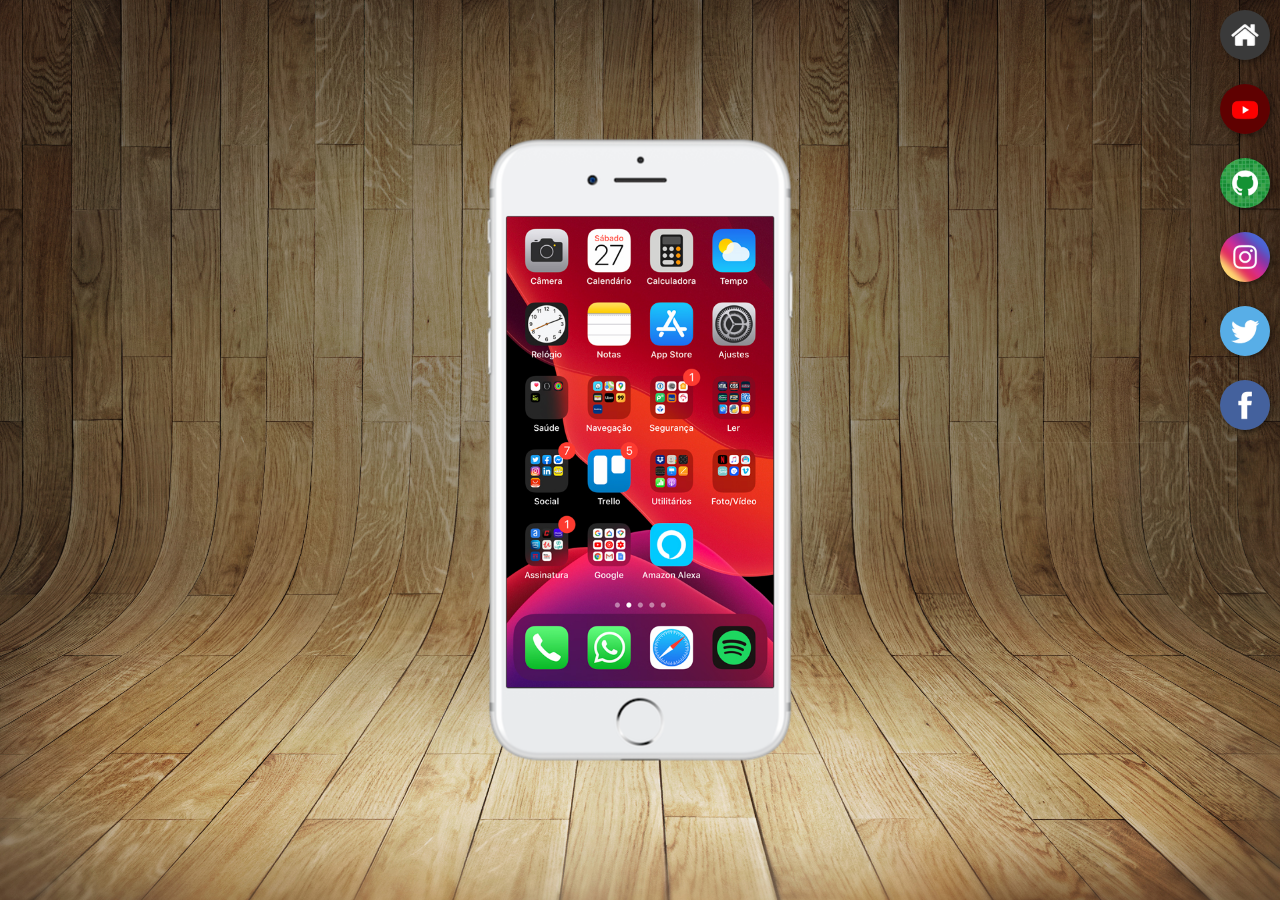
<file: index.html>
<!DOCTYPE html>
<html lang="pt-br">
<head>
    <meta charset="UTF-8">
    <meta name="viewport" content="width=device-width, initial-scale=1.0">
    <link rel="shortcut" href="favicon.ico" type="Imagen/x-icon">
     <link rel="stylesheet" href="estilos/style.css">
    <title>Projeto Redes Socias</title>
    

</head>
<body>
   <main>
    <section id="telefone">
        <iframe src="home.html" name="tela" id="tela" frameborder="0">
        Seu navegador não é copmpatível com isso.
        </iframe>

    </section>
    <section id="redes-sociais">
    <a href="home.html" target="tela"><img src="imagens/logo-home.jpg" alt="Home"></a><br>
    <a href="youtube.html" target="tela"><img src="imagens/logo-youtube.jpg" alt="YouTube"></a><br>
    <a href="github.html" target="tela"><img src="imagens/logo-github.jpg" alt="Github" ></a><br>
    <a href="instagram.html" target="tela"><img src="imagens/logo-instagram.jpg" alt="instagram"  ></a><br>
    <a href="imagens/tela-twitter.jpg" target="tela"><img src="imagens/logo-twitter.jpg" alt="twitter" ></a><br>
    <a href="imagens/tela-facebook.jpg" target="tela"><img src="imagens/logo-facebook.jpg" alt="facebook" ></a>

    </section>
   </main>
</body>
</html>
</file>
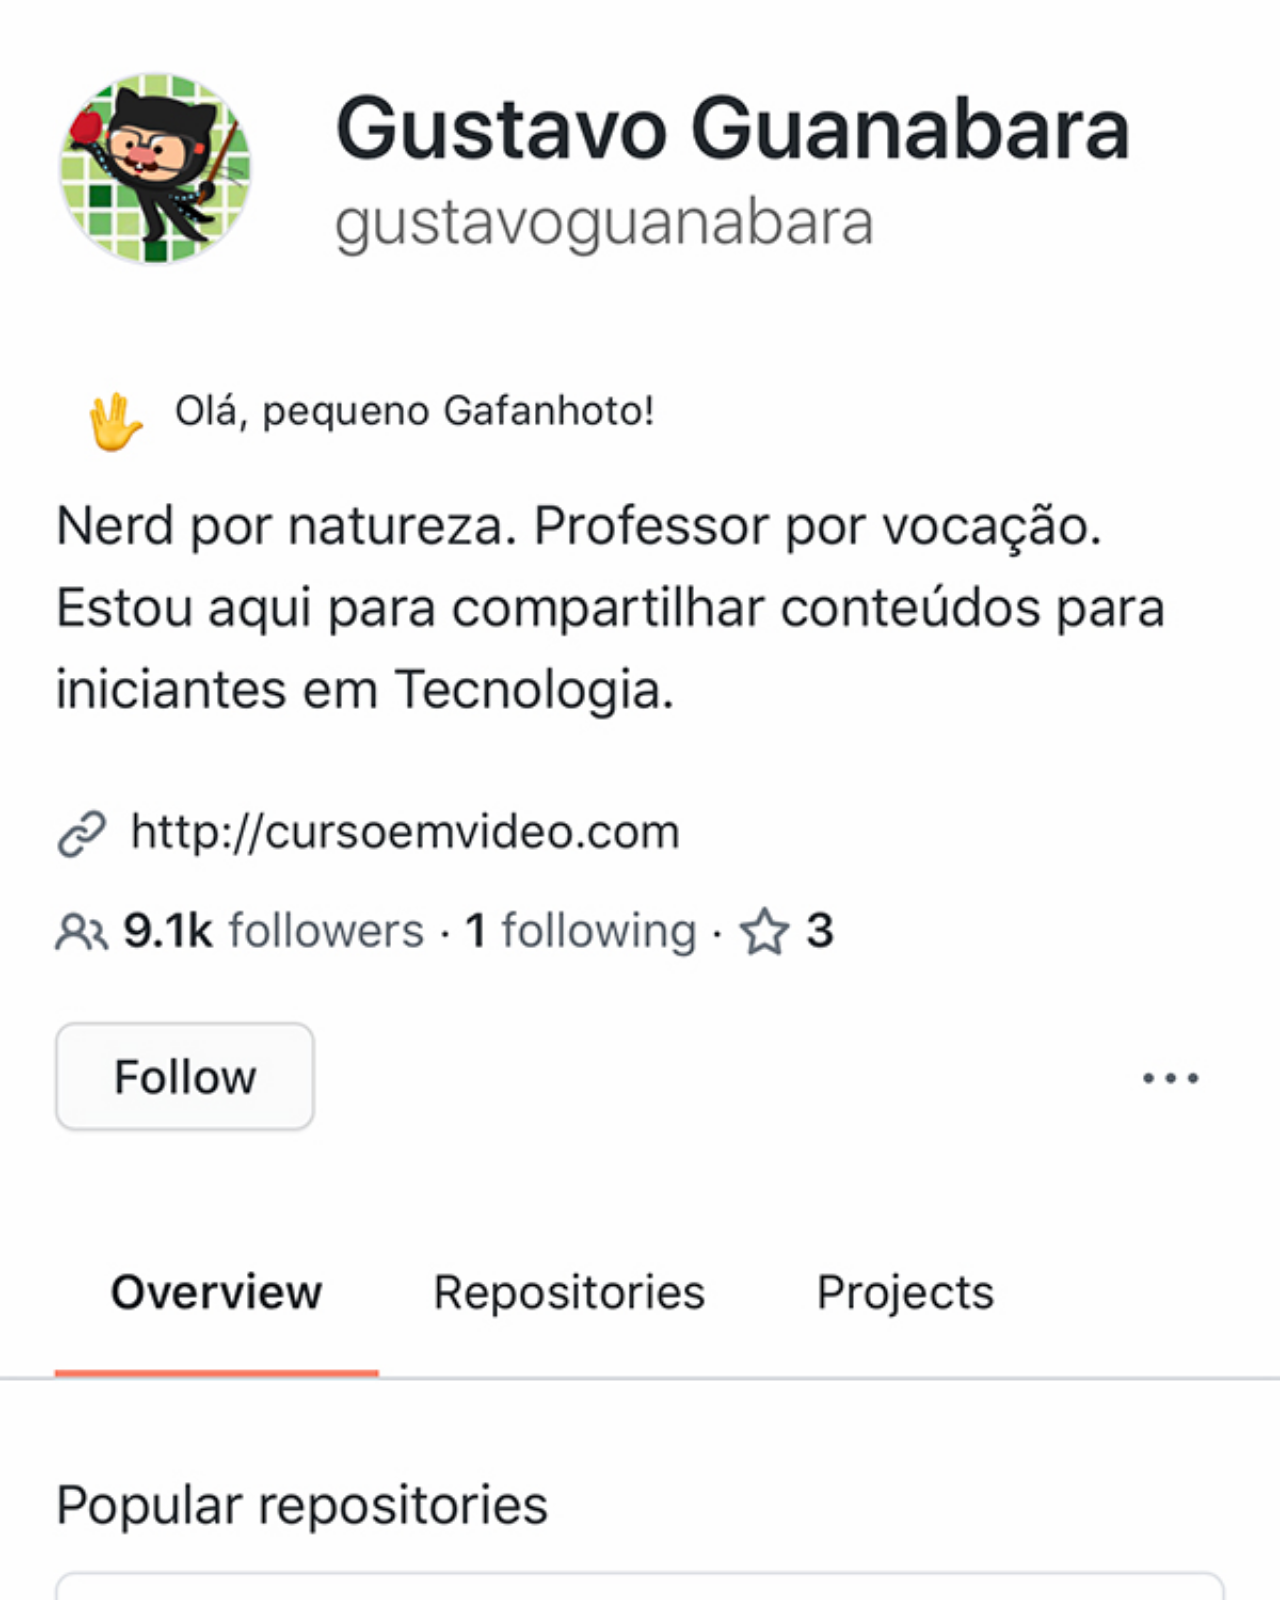
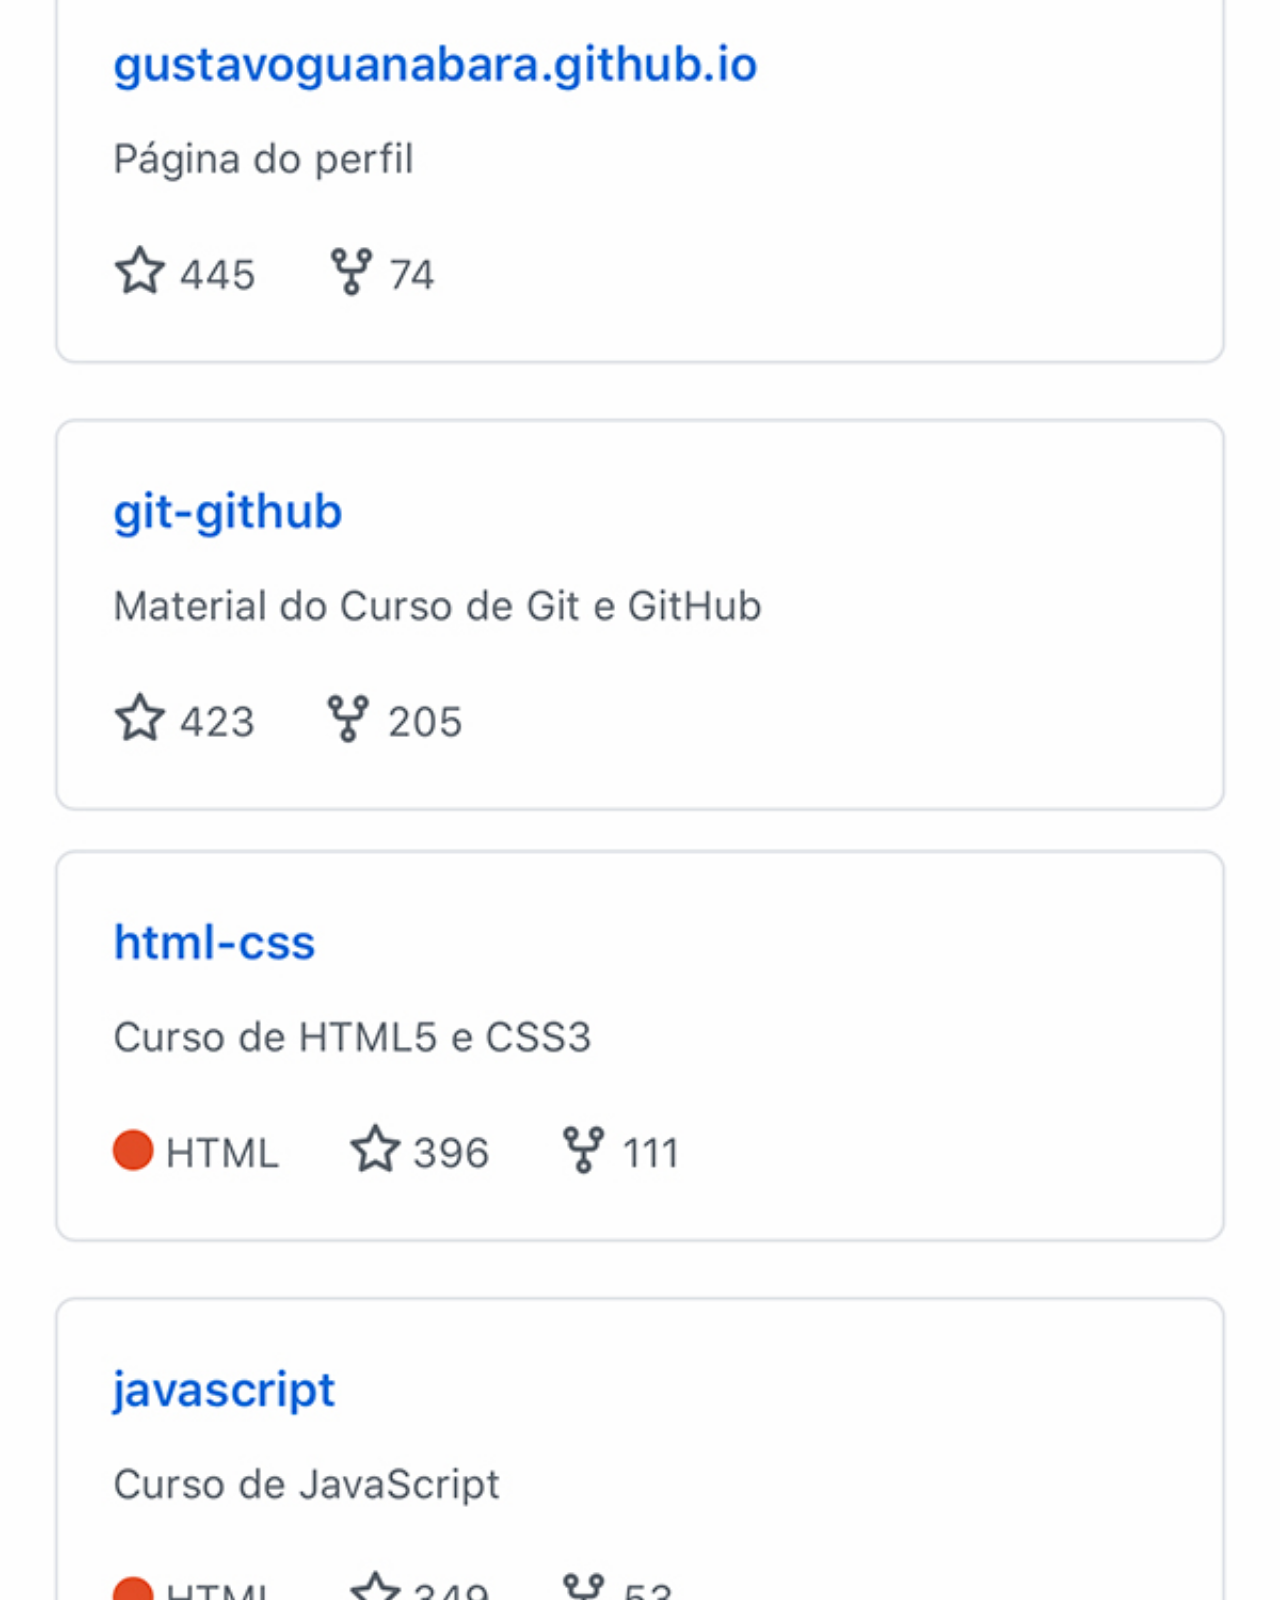
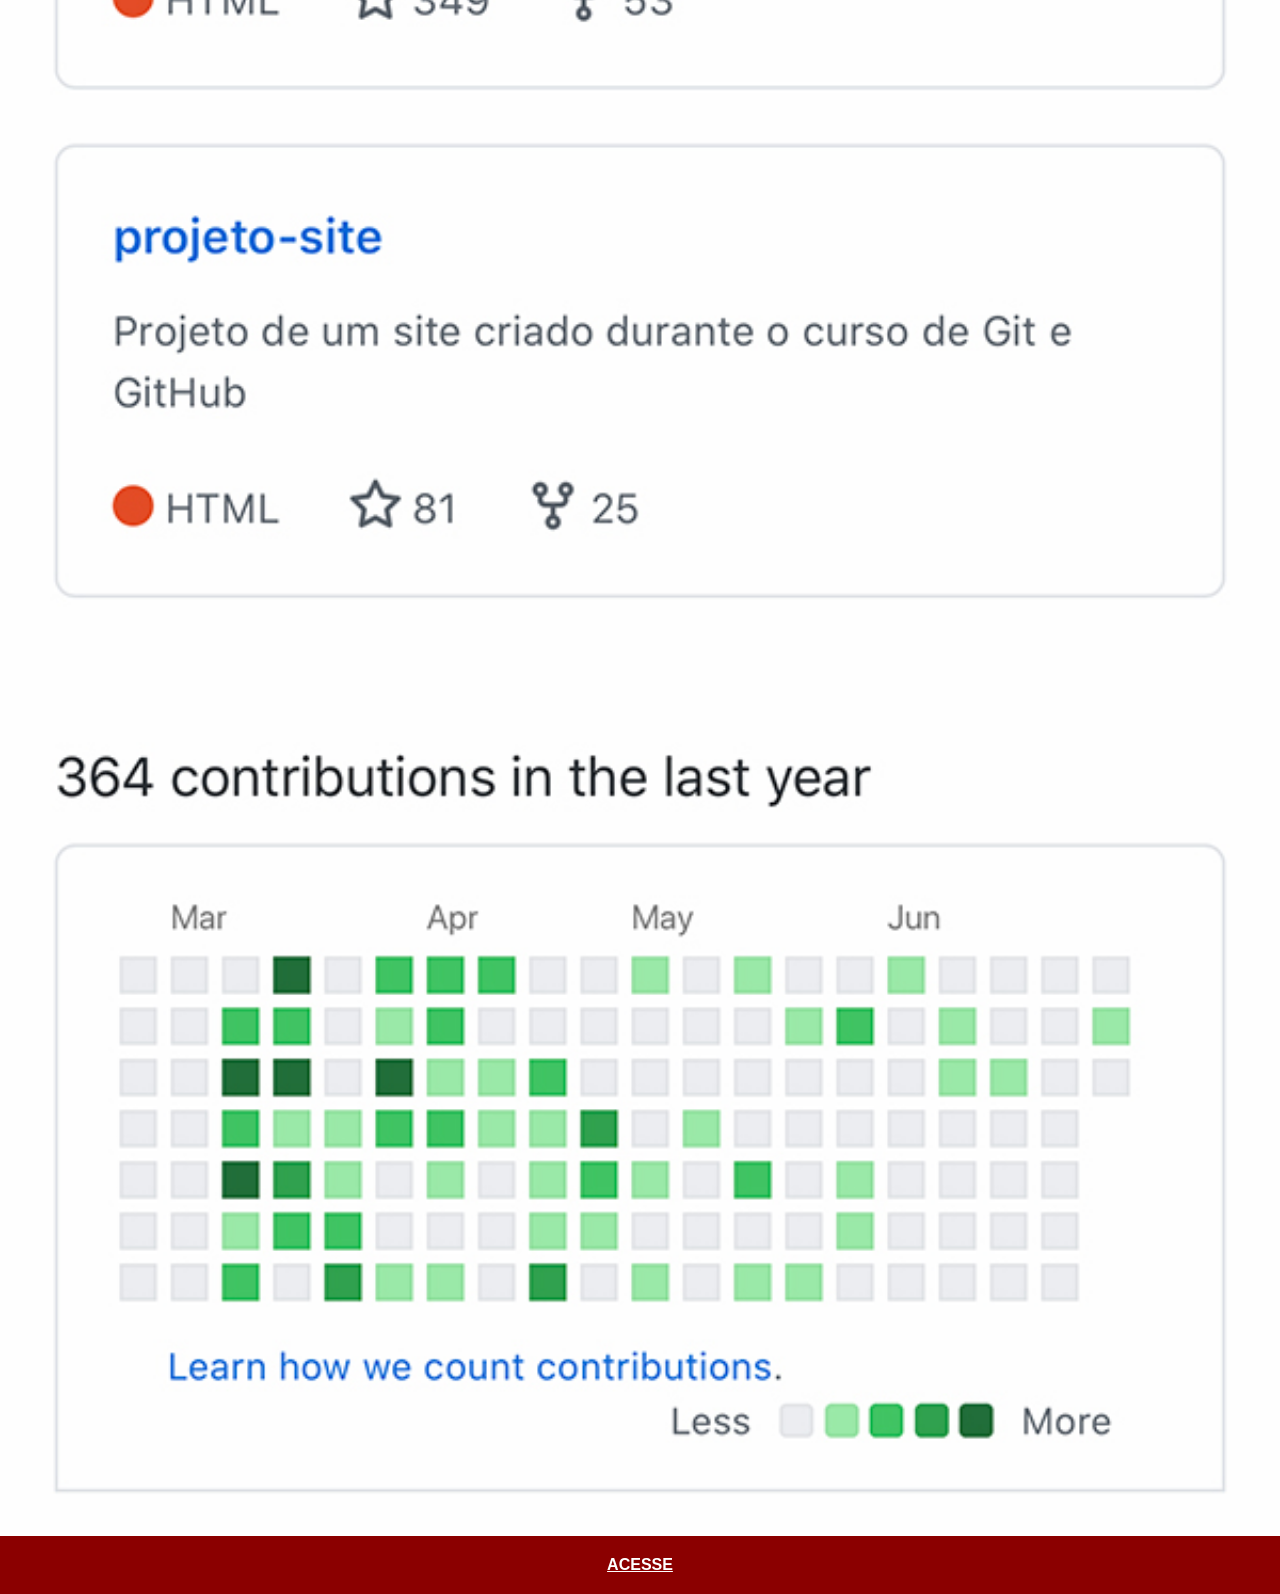
<file: github.html>
<!DOCTYPE html>
<html lang="en">
<head>
    <meta charset="UTF-8">
    <meta name="viewport" content="width=device-width, initial-scale=1.0">
    <title>GitHub</title>
    <link rel="stylesheet" href="estilos/social.css">
</head>
<body>
    <img src="imagens/tela-github.jpg" alt="GitHub"> <a href="https://github.com/Diegohenrique88" target="_blank">ACESSE</a>
    
</body>
</html>
</file>
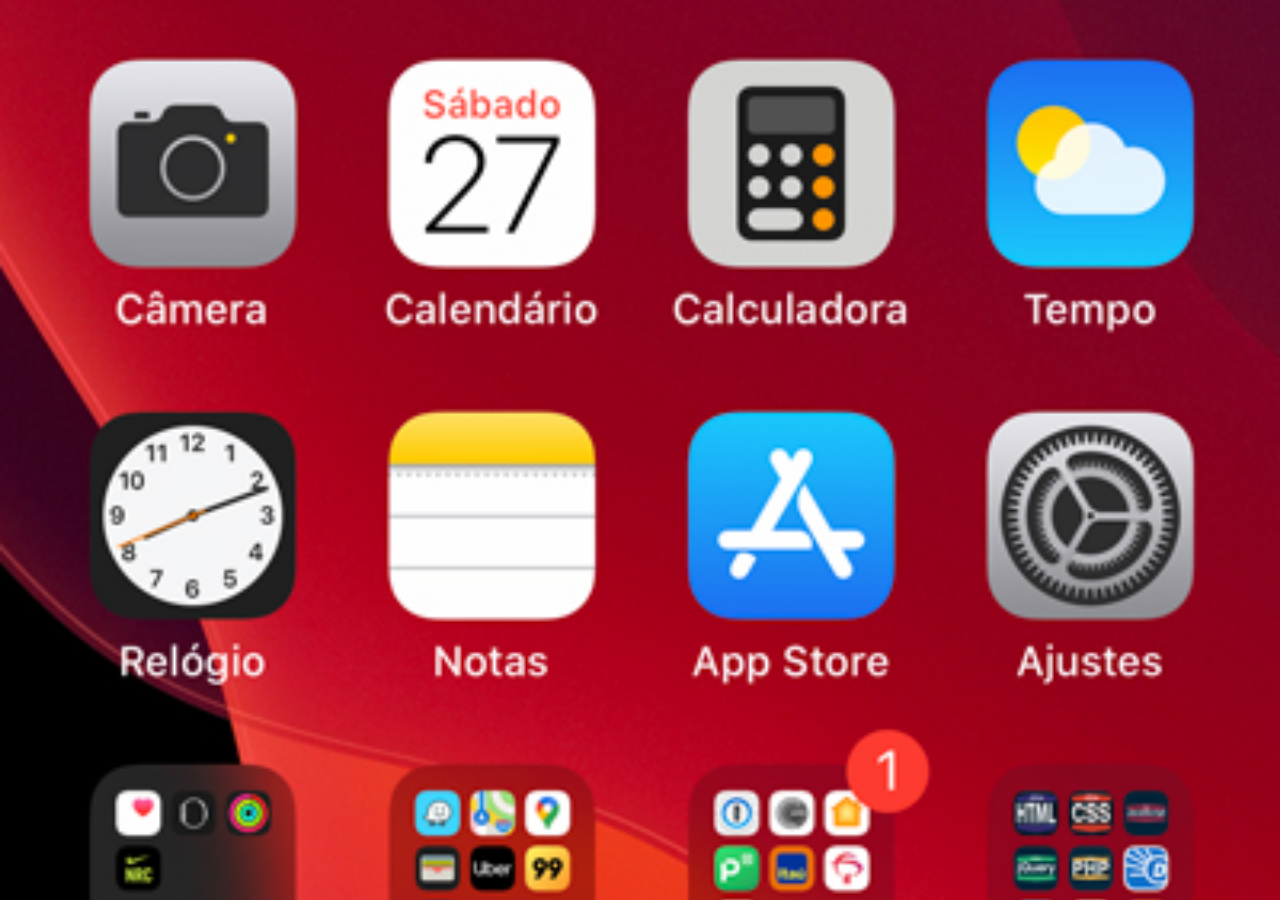
<file: home.html>
<!DOCTYPE html>
<html lang="pt-br">
<head>
    <meta charset="UTF-8">
    <meta name="viewport" content="width=device-width, initial-scale=1.0">
    <title>Home</title>
</head>
<style>
    *{
        margin: 0px;
        pad: 0px;
    }

    body {
        width: 100vw;
        height: 100vh;
        background: black url('imagens/tela-home.jpg') no-repeat top center;
        background-size: cover;
        
        }
</style>
<body>
    
</body>
</html>
</file>
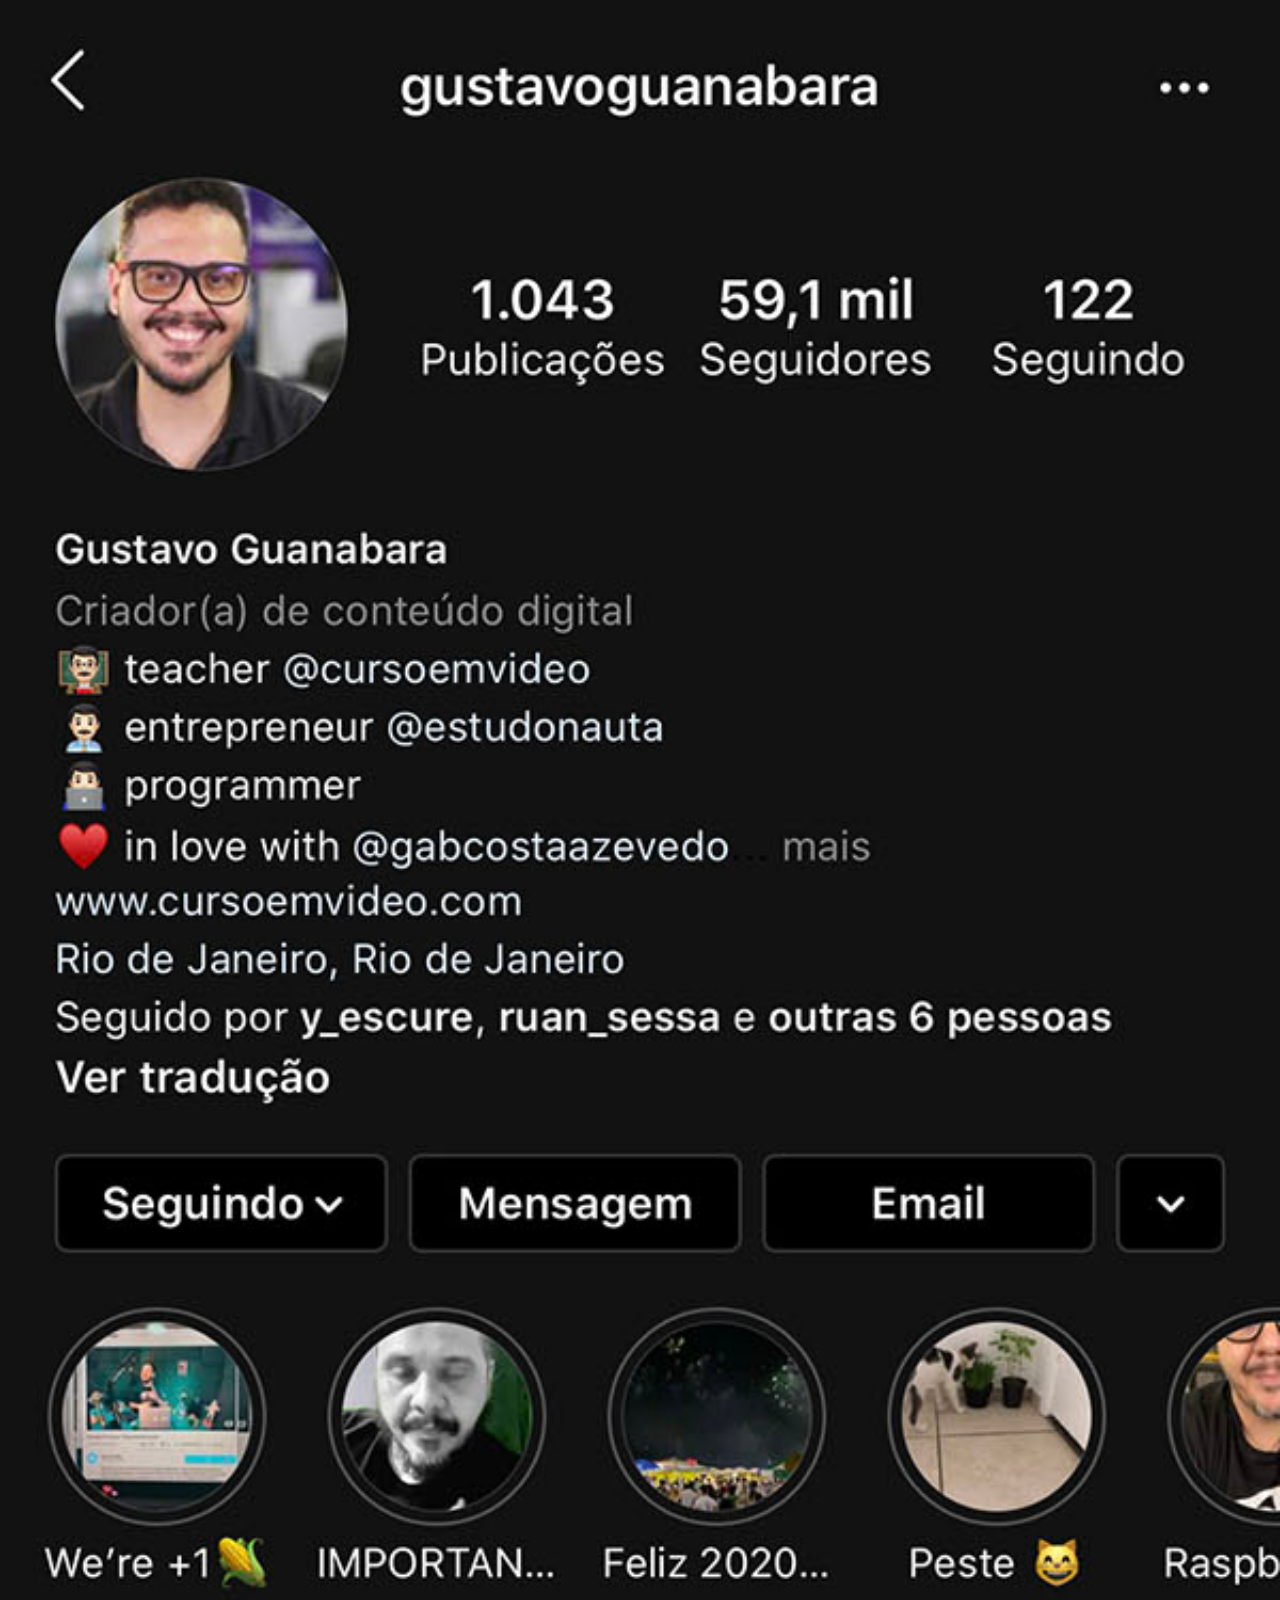
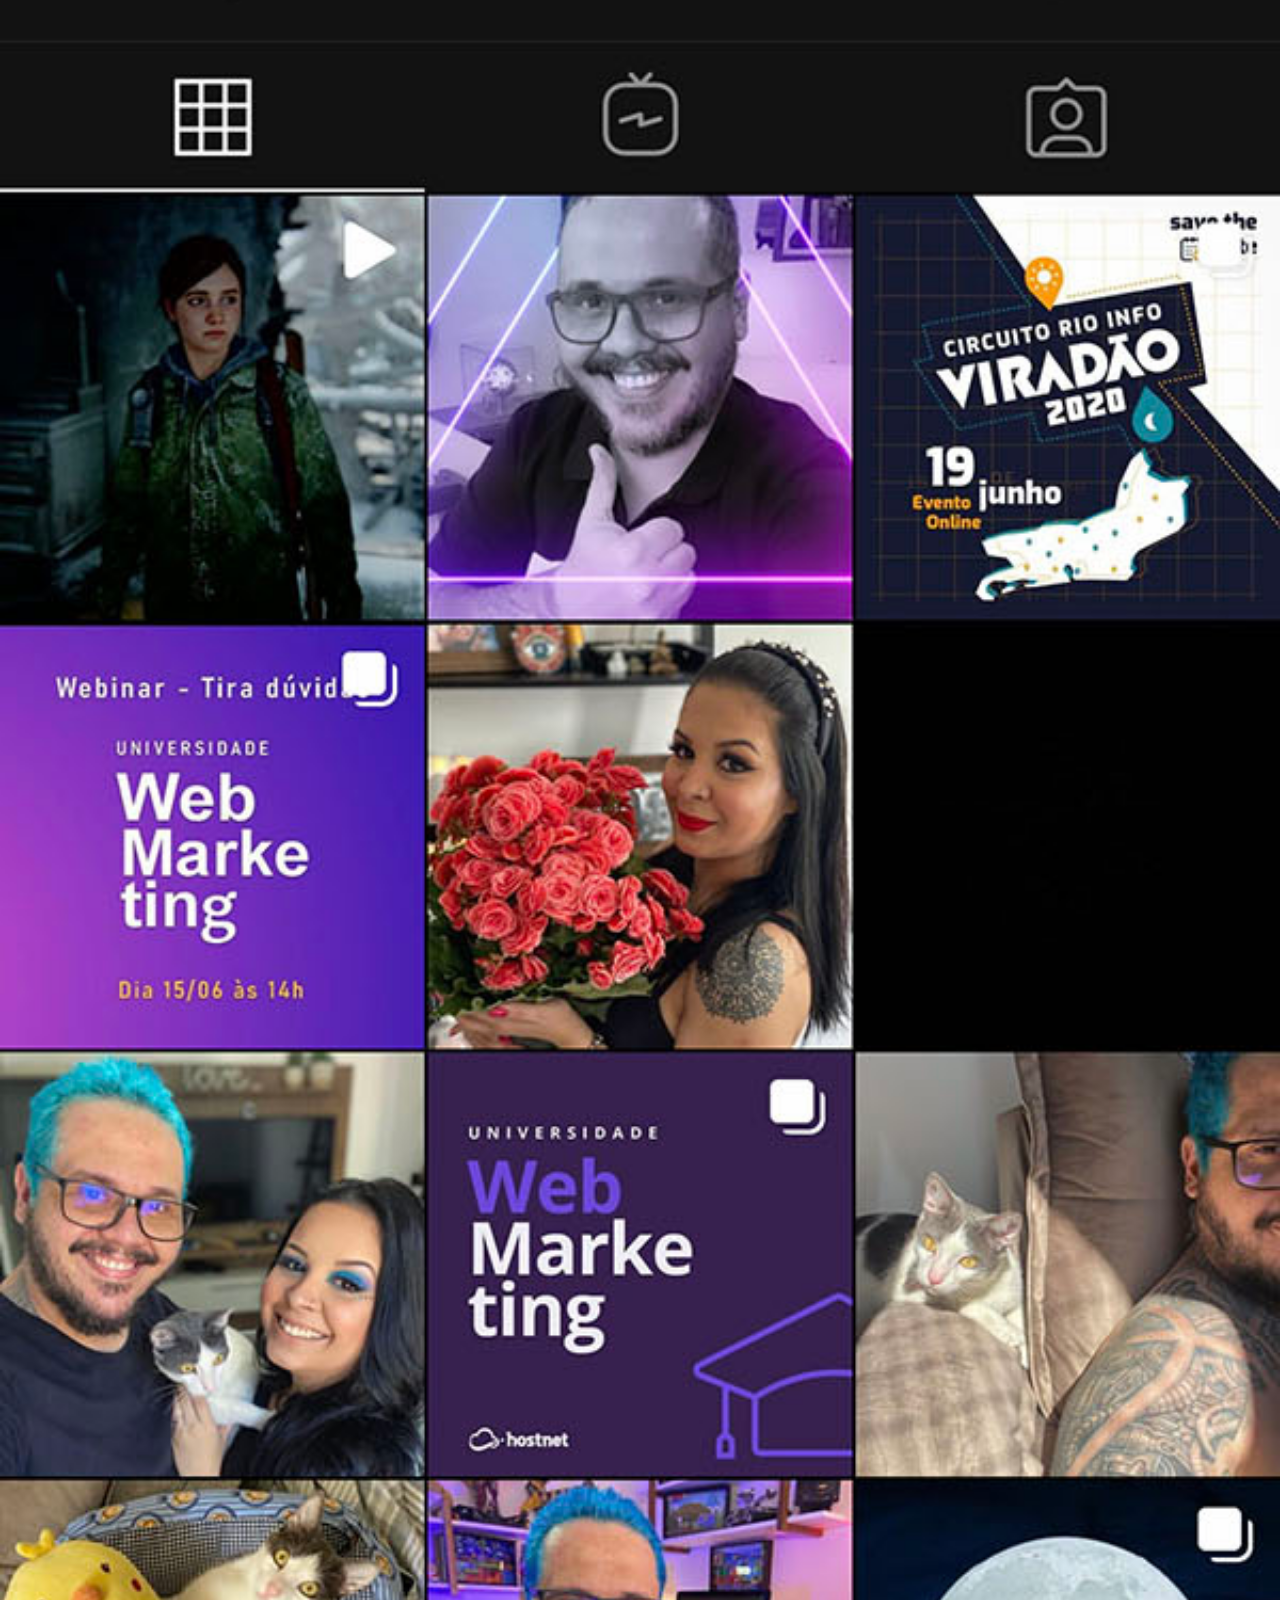
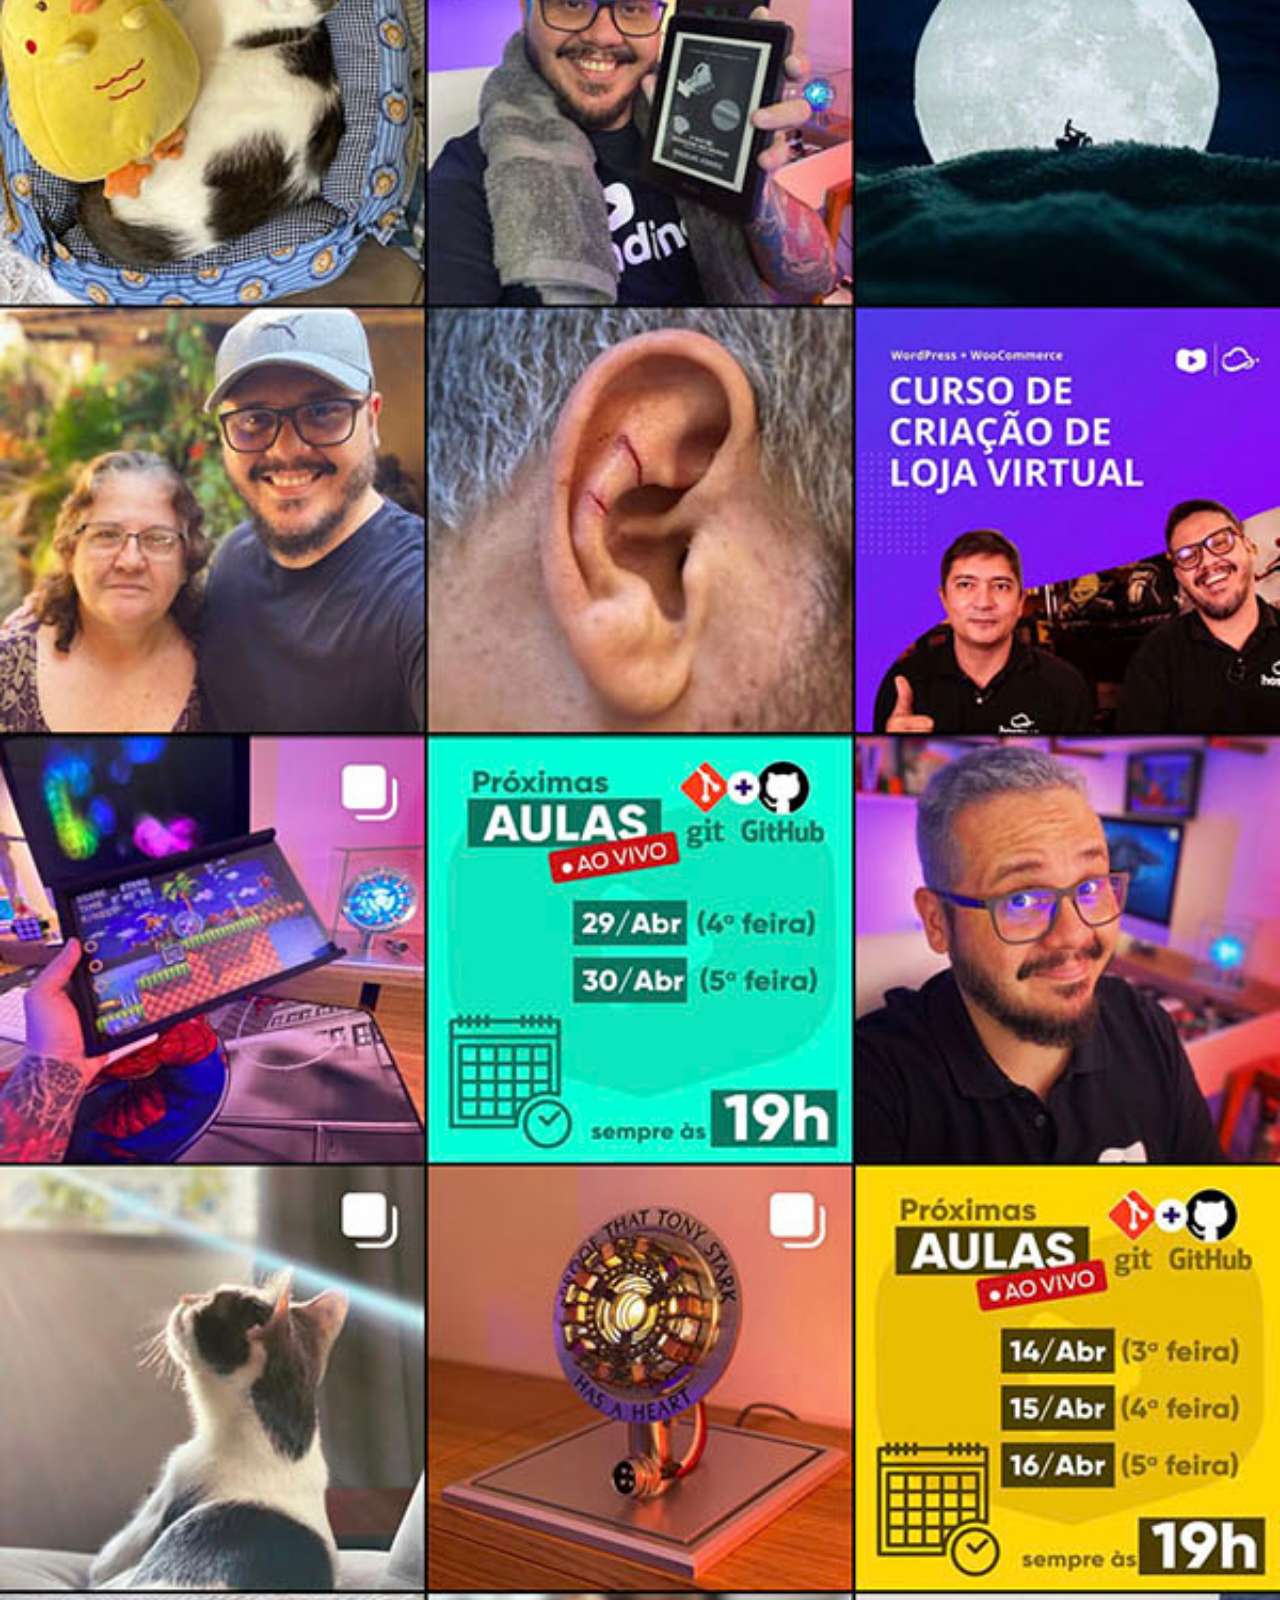
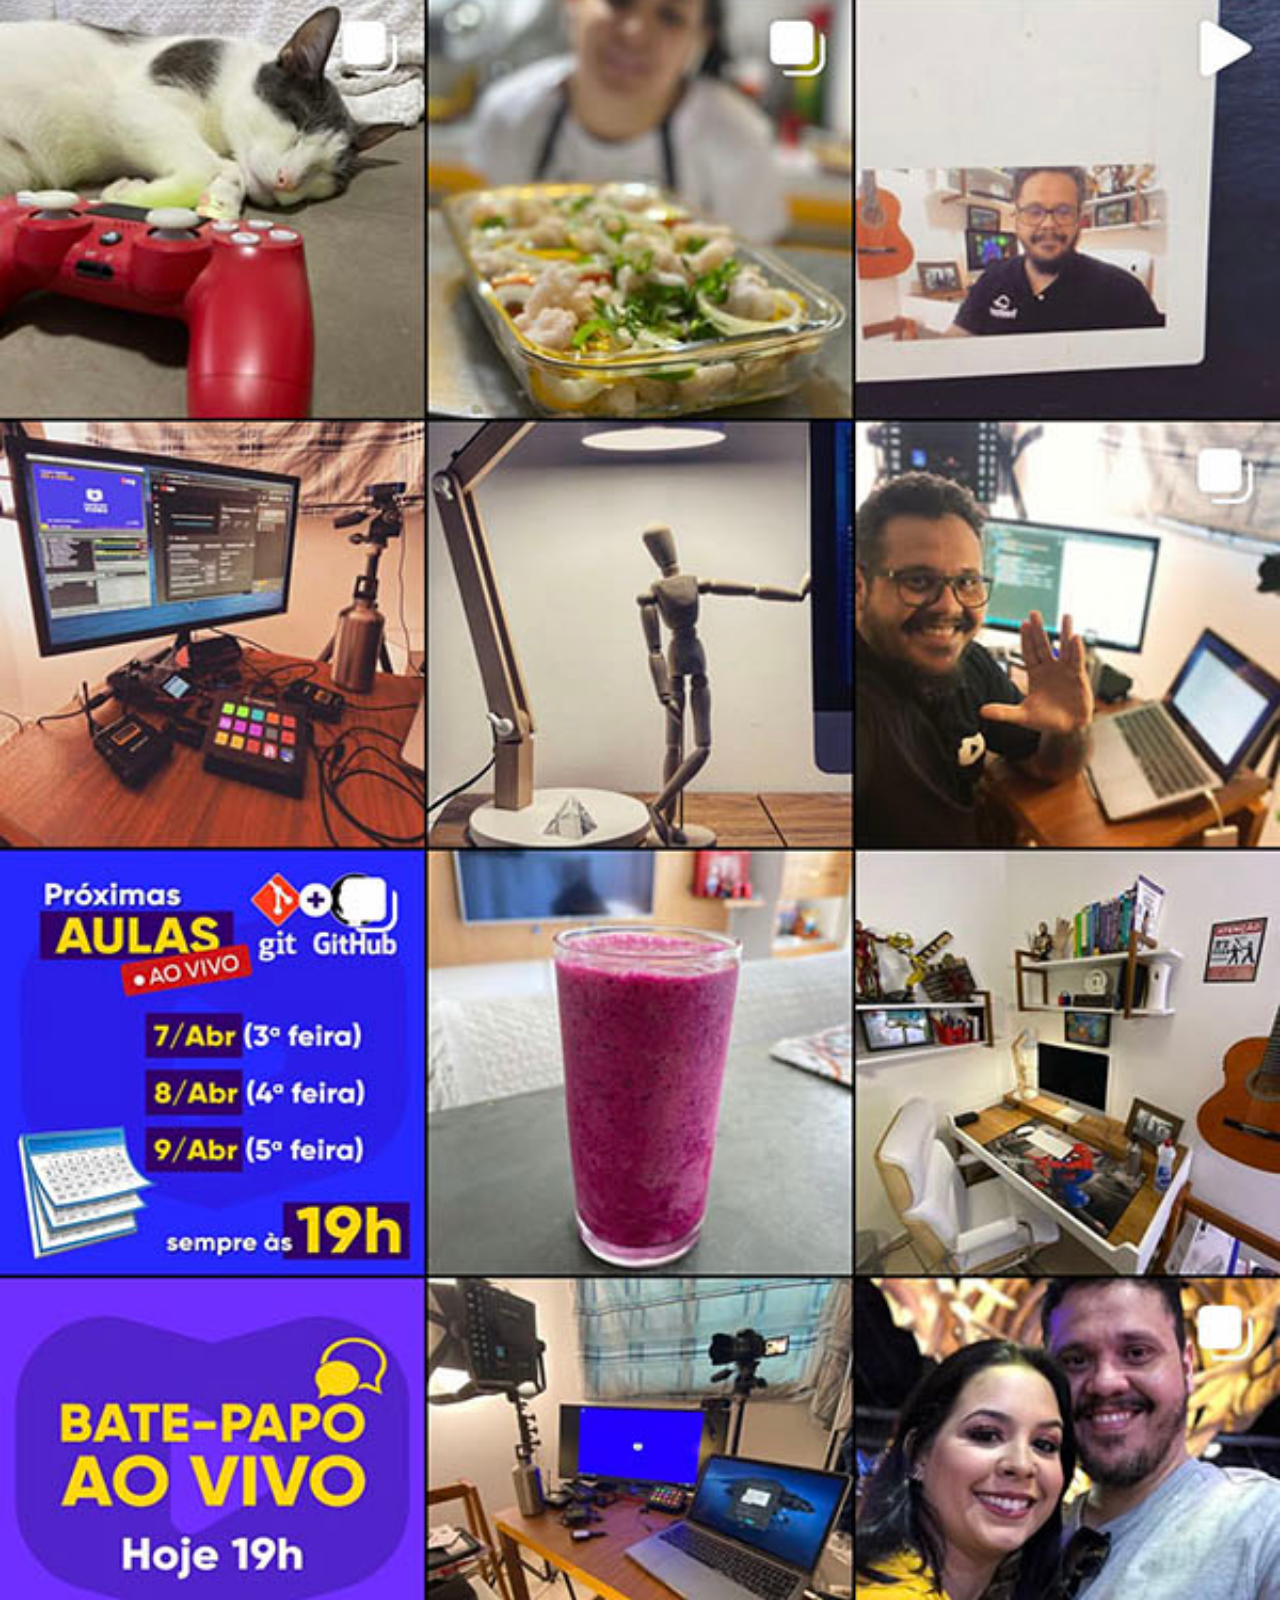
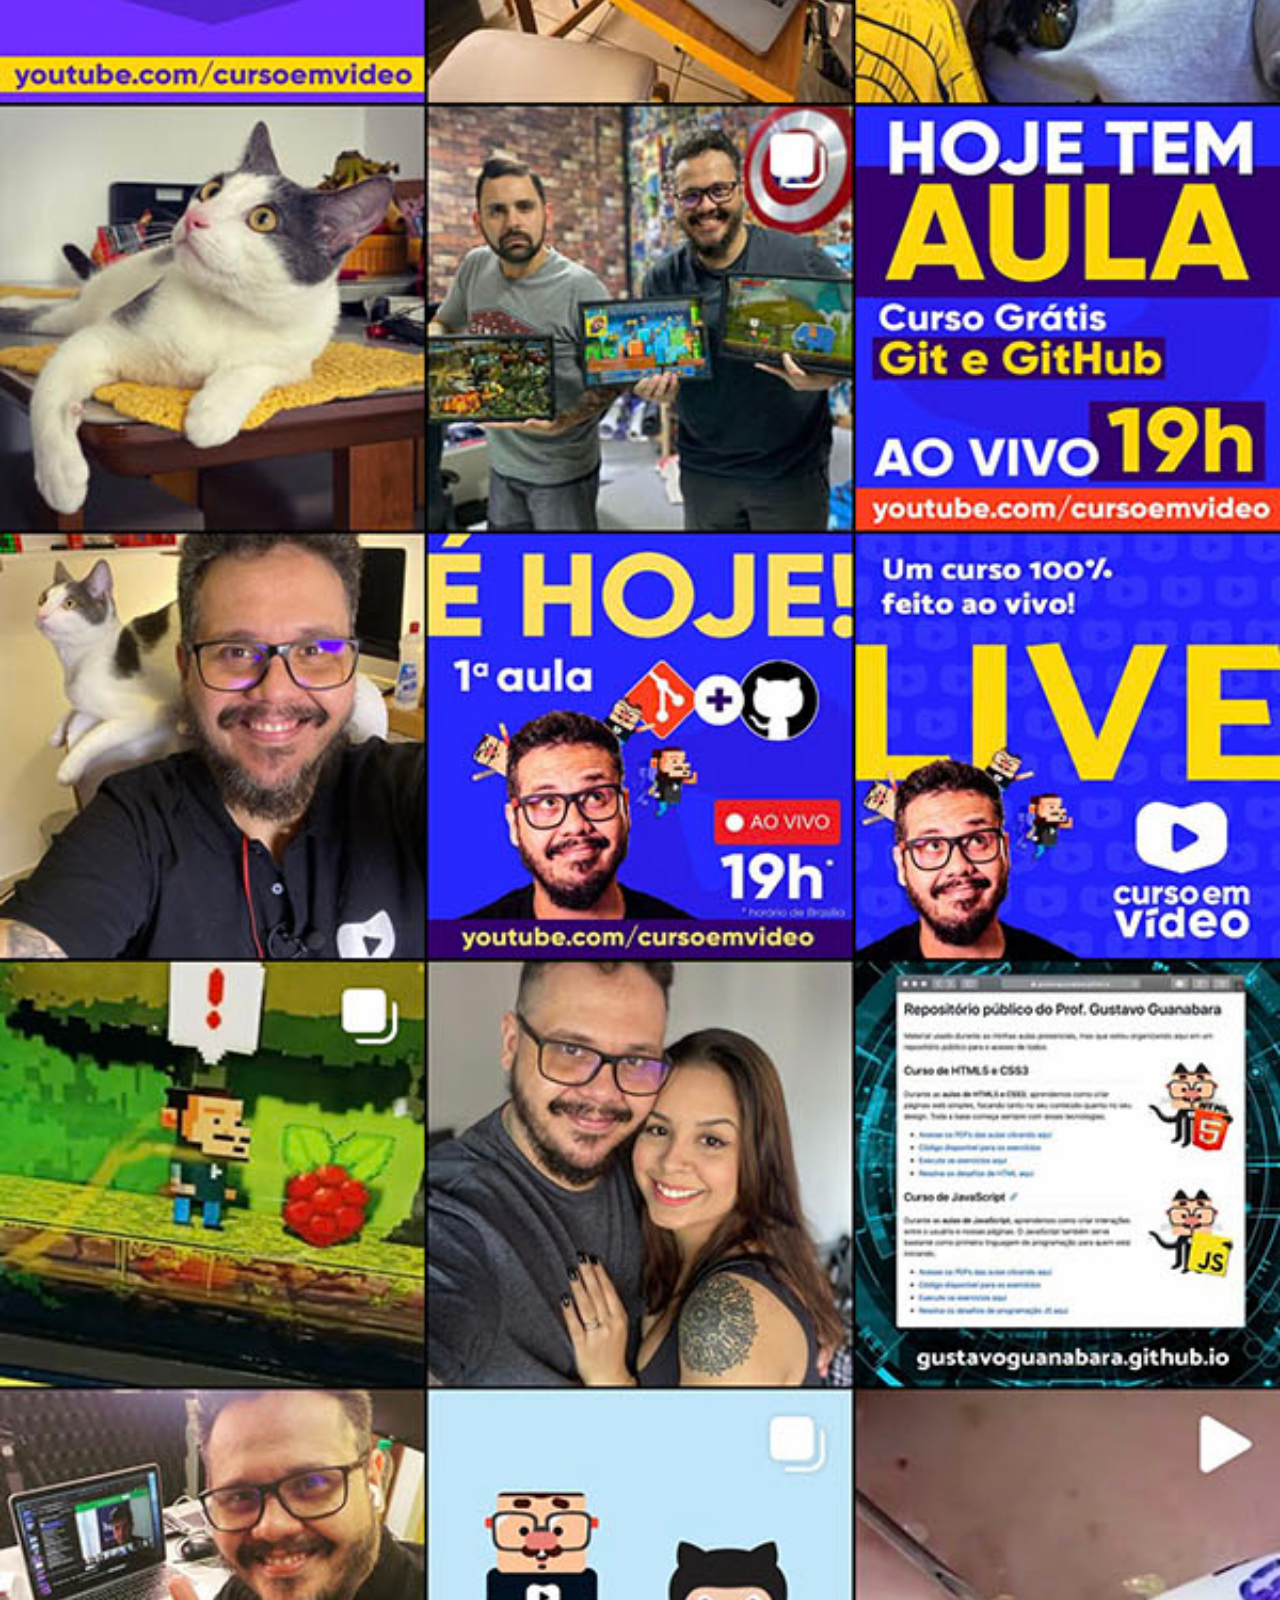
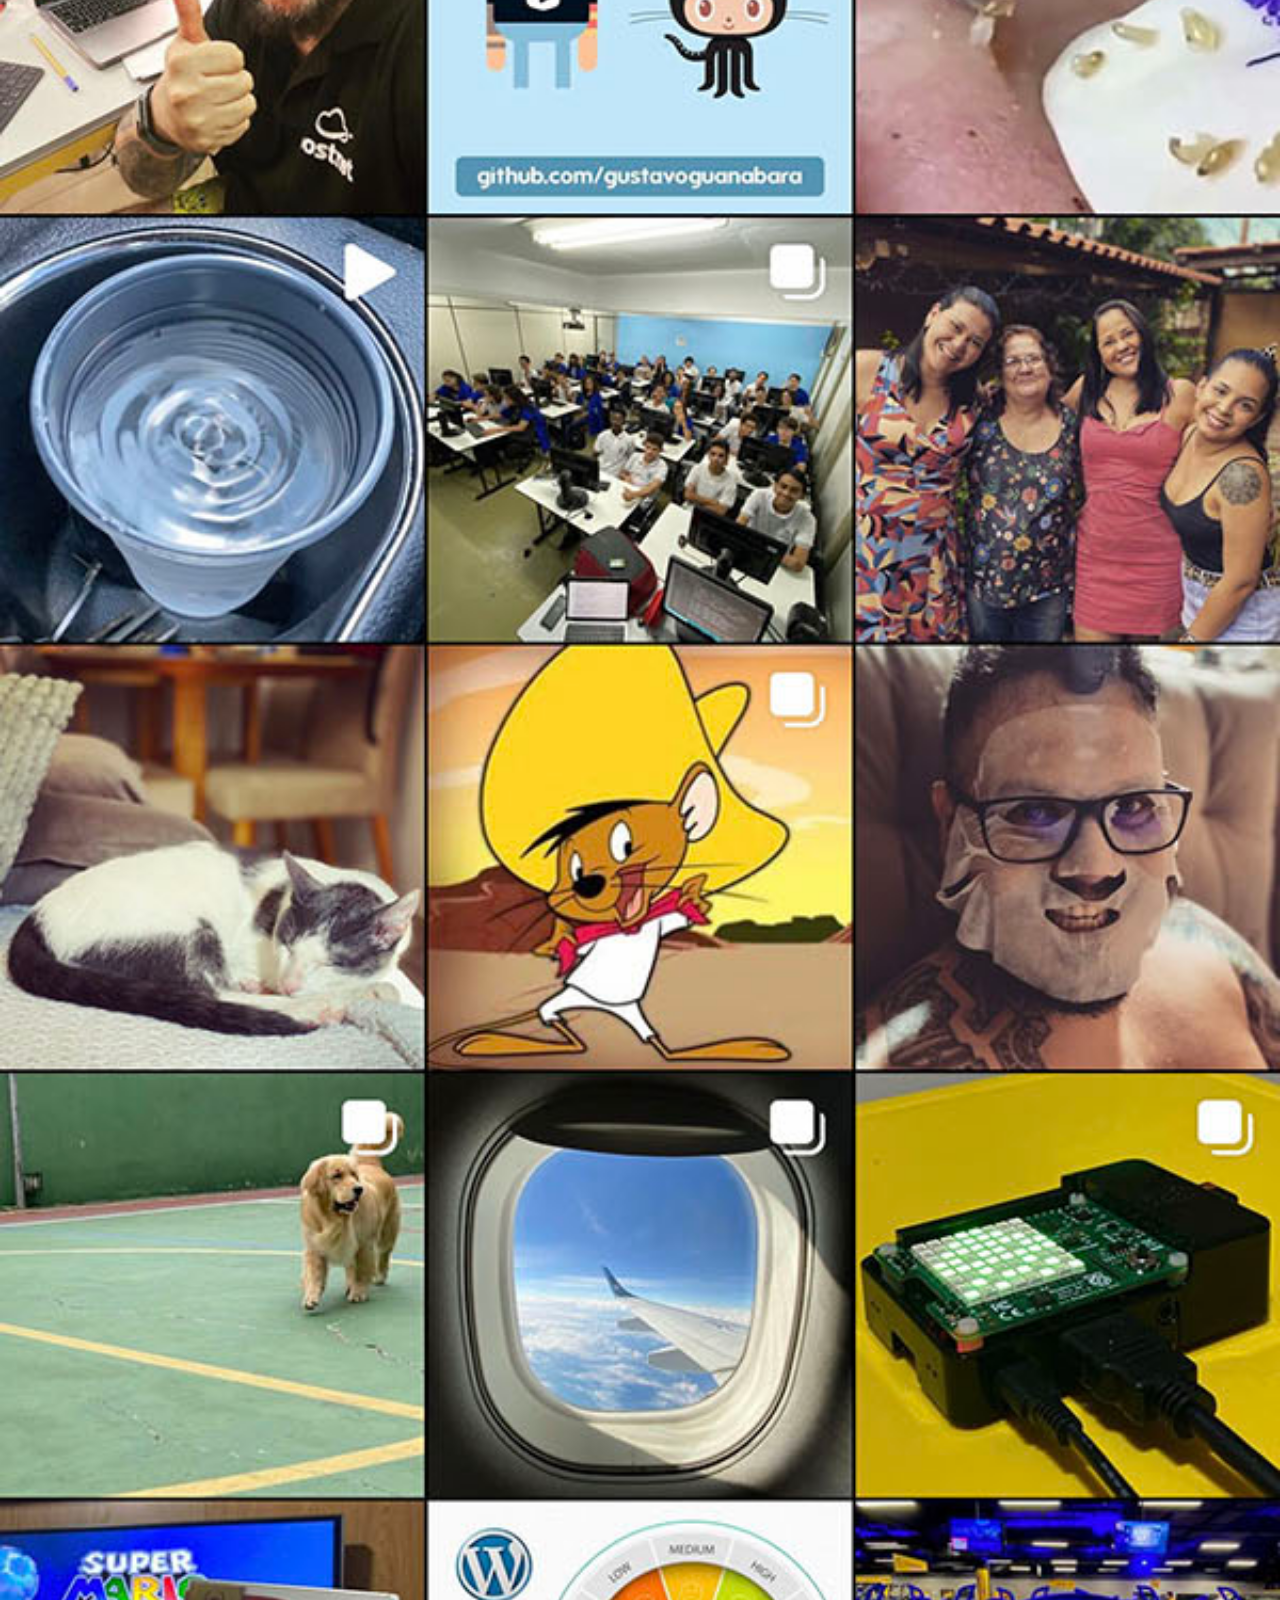
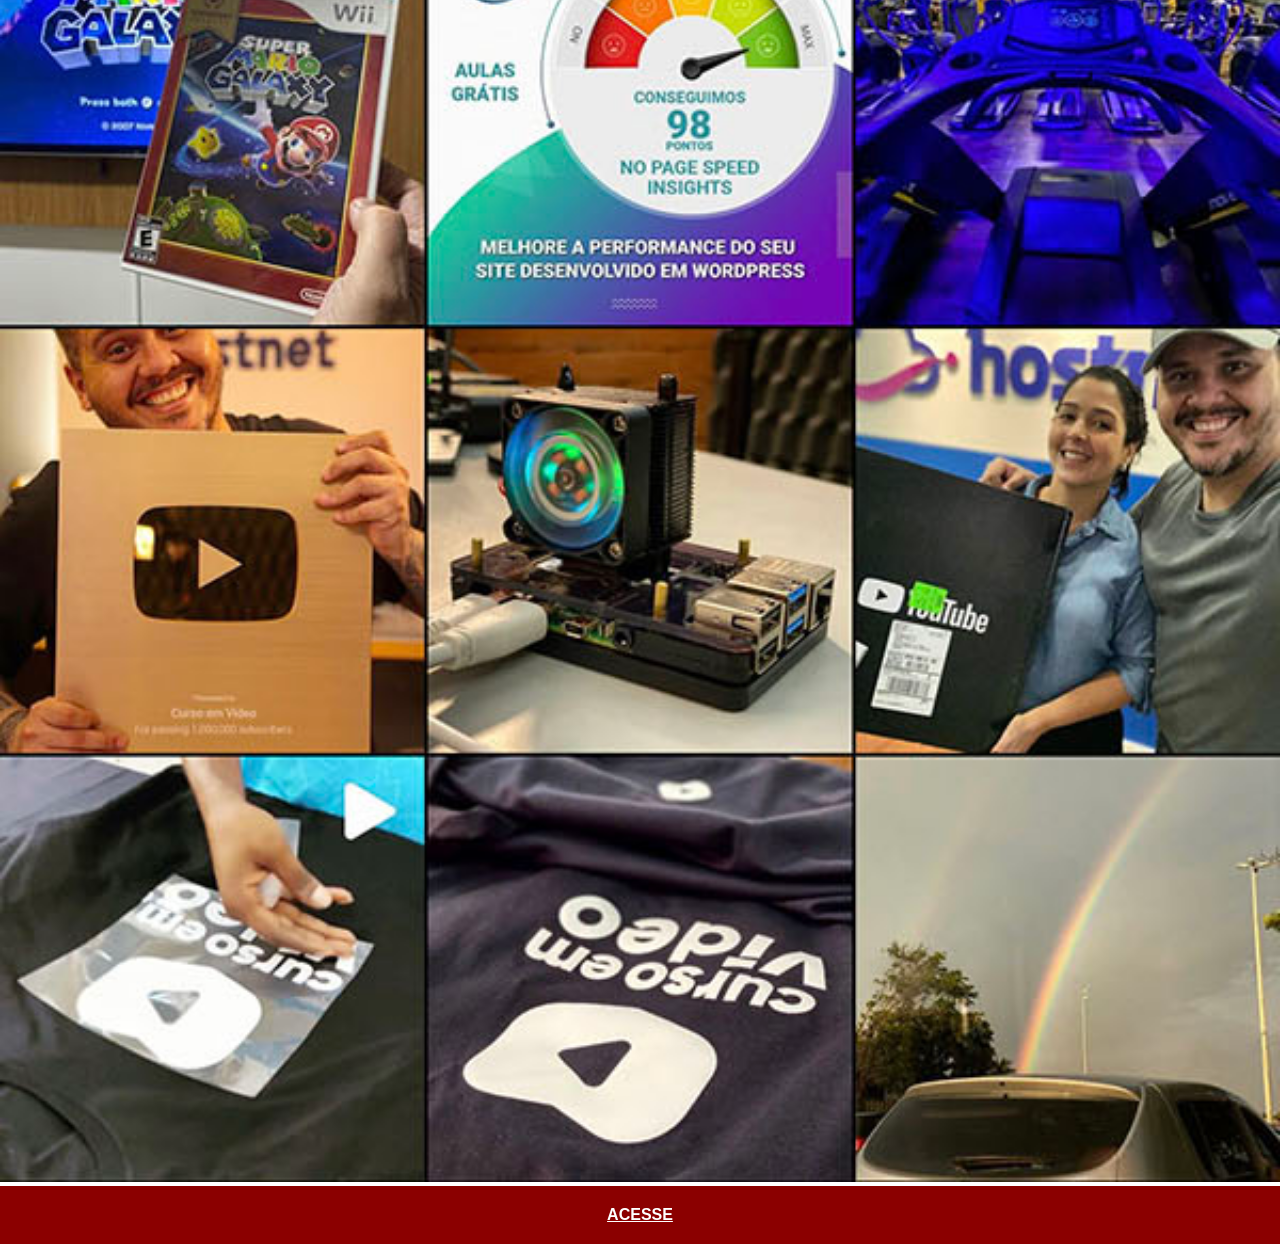
<file: instagram.html>
<!DOCTYPE html>
<html lang="pt-br">
<head>
    <meta charset="UTF-8">
    <meta name="viewport" content="width=device-width, initial-scale=1.0">
    <title>Instragram</title>
    <link rel="stylesheet" href="estilos/social.css">
</head>
<body>
    <img src="imagens/tela-instagram.jpg" alt="Instagram"><a href="https://www.instagram.com/gustavoguanabara/" target="_blank">ACESSE</a>
</body>
</html>
</file>
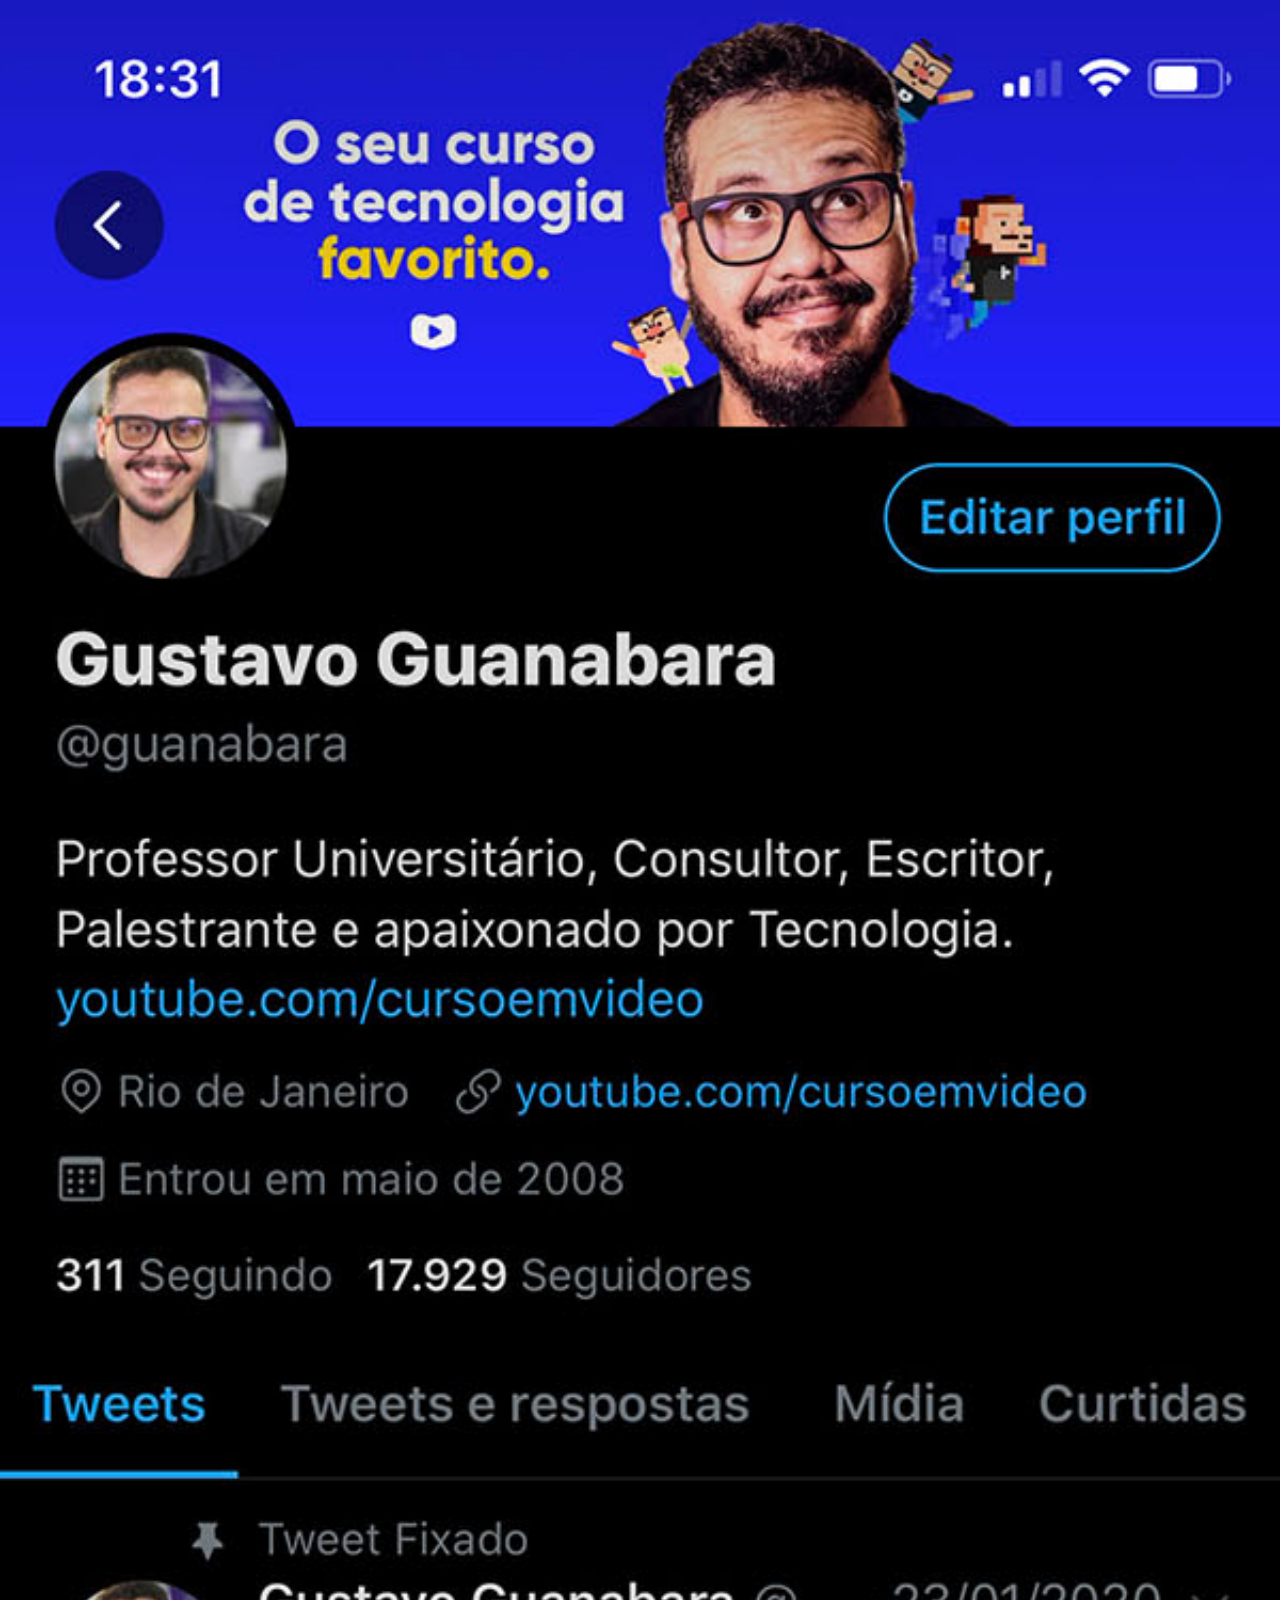
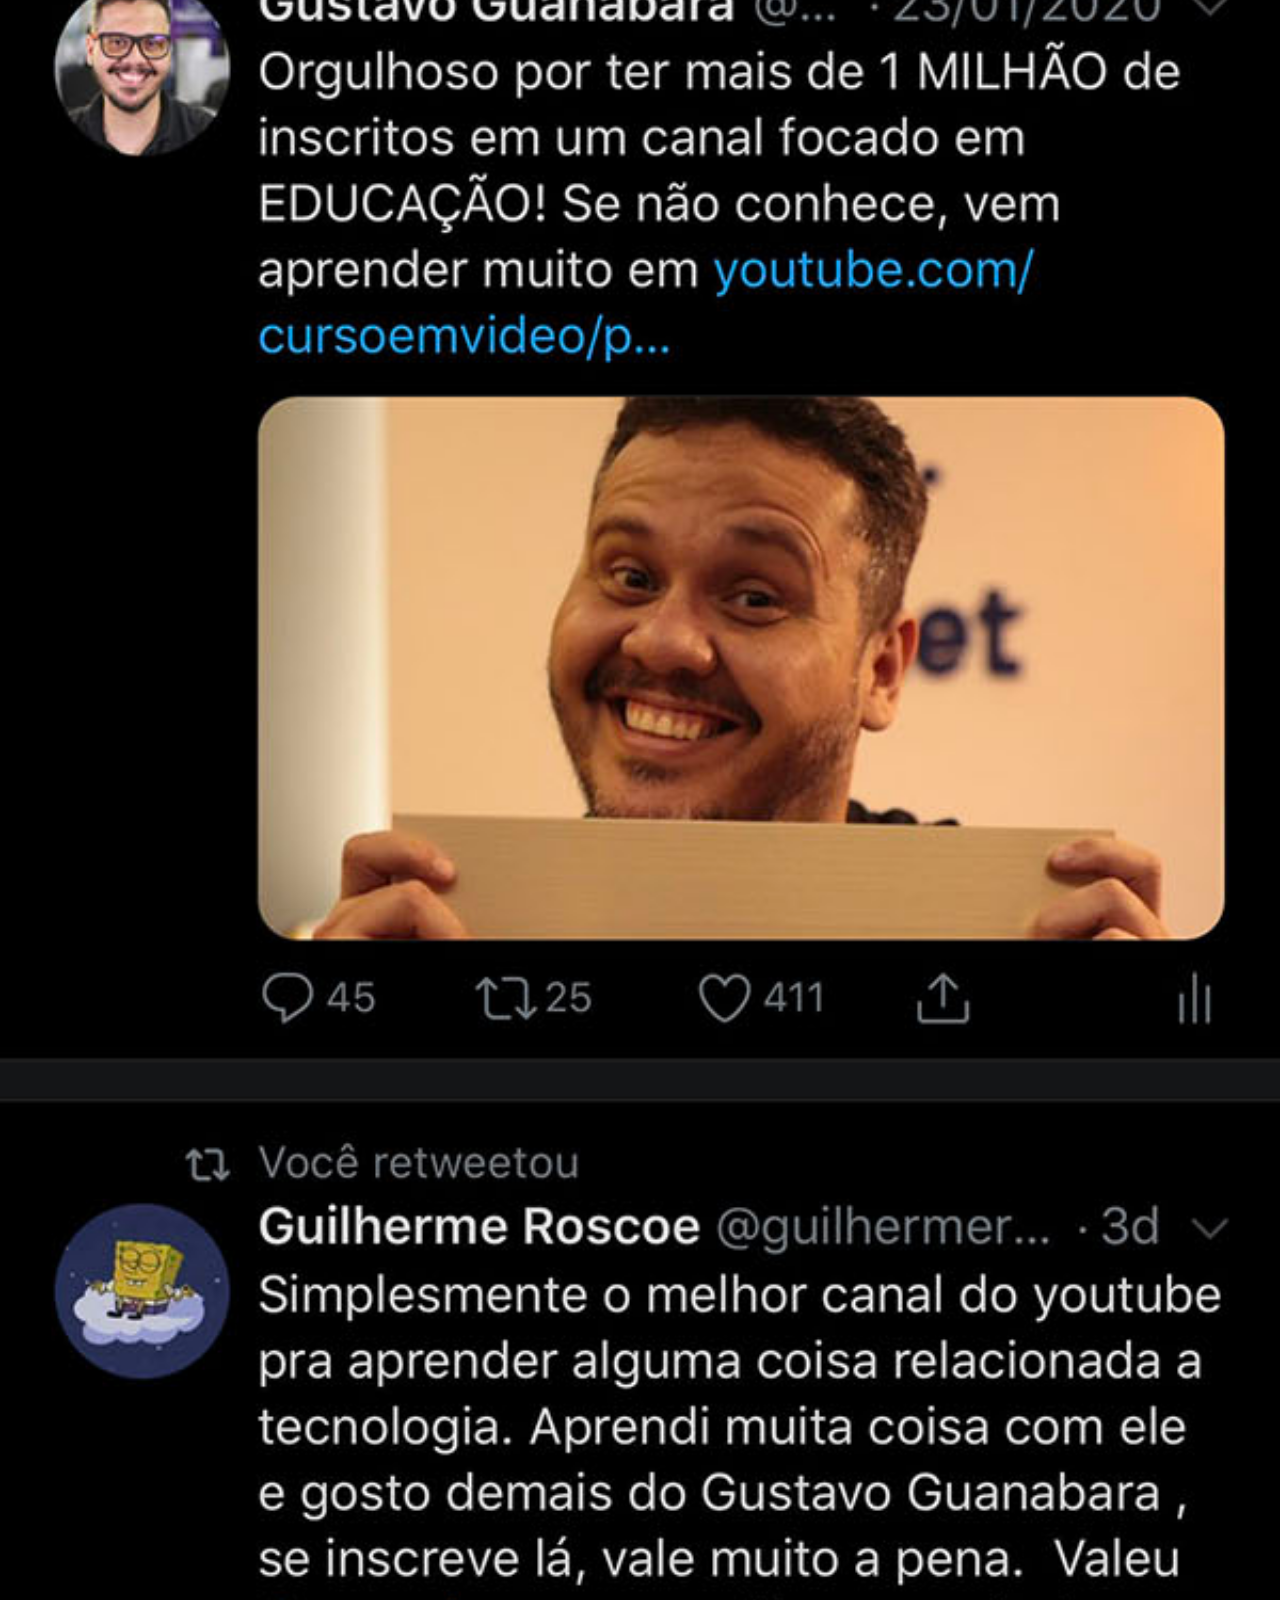
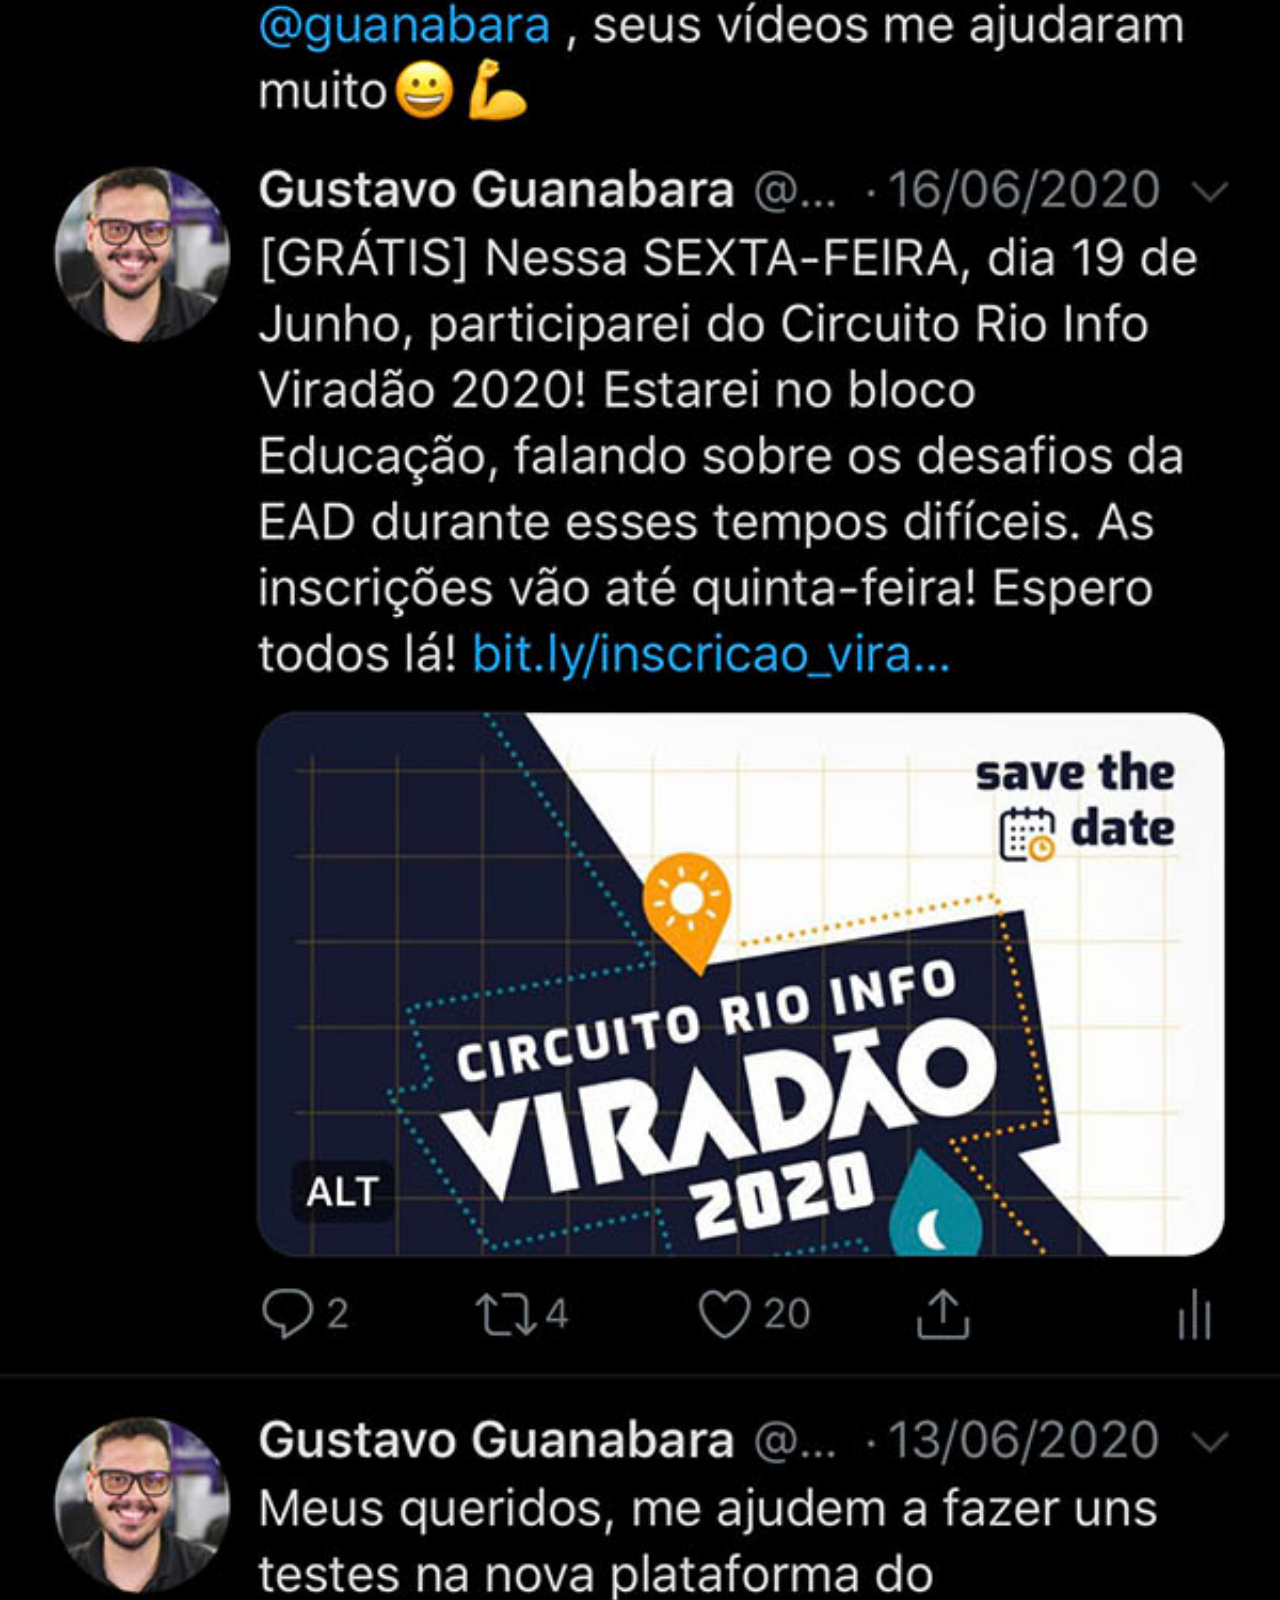
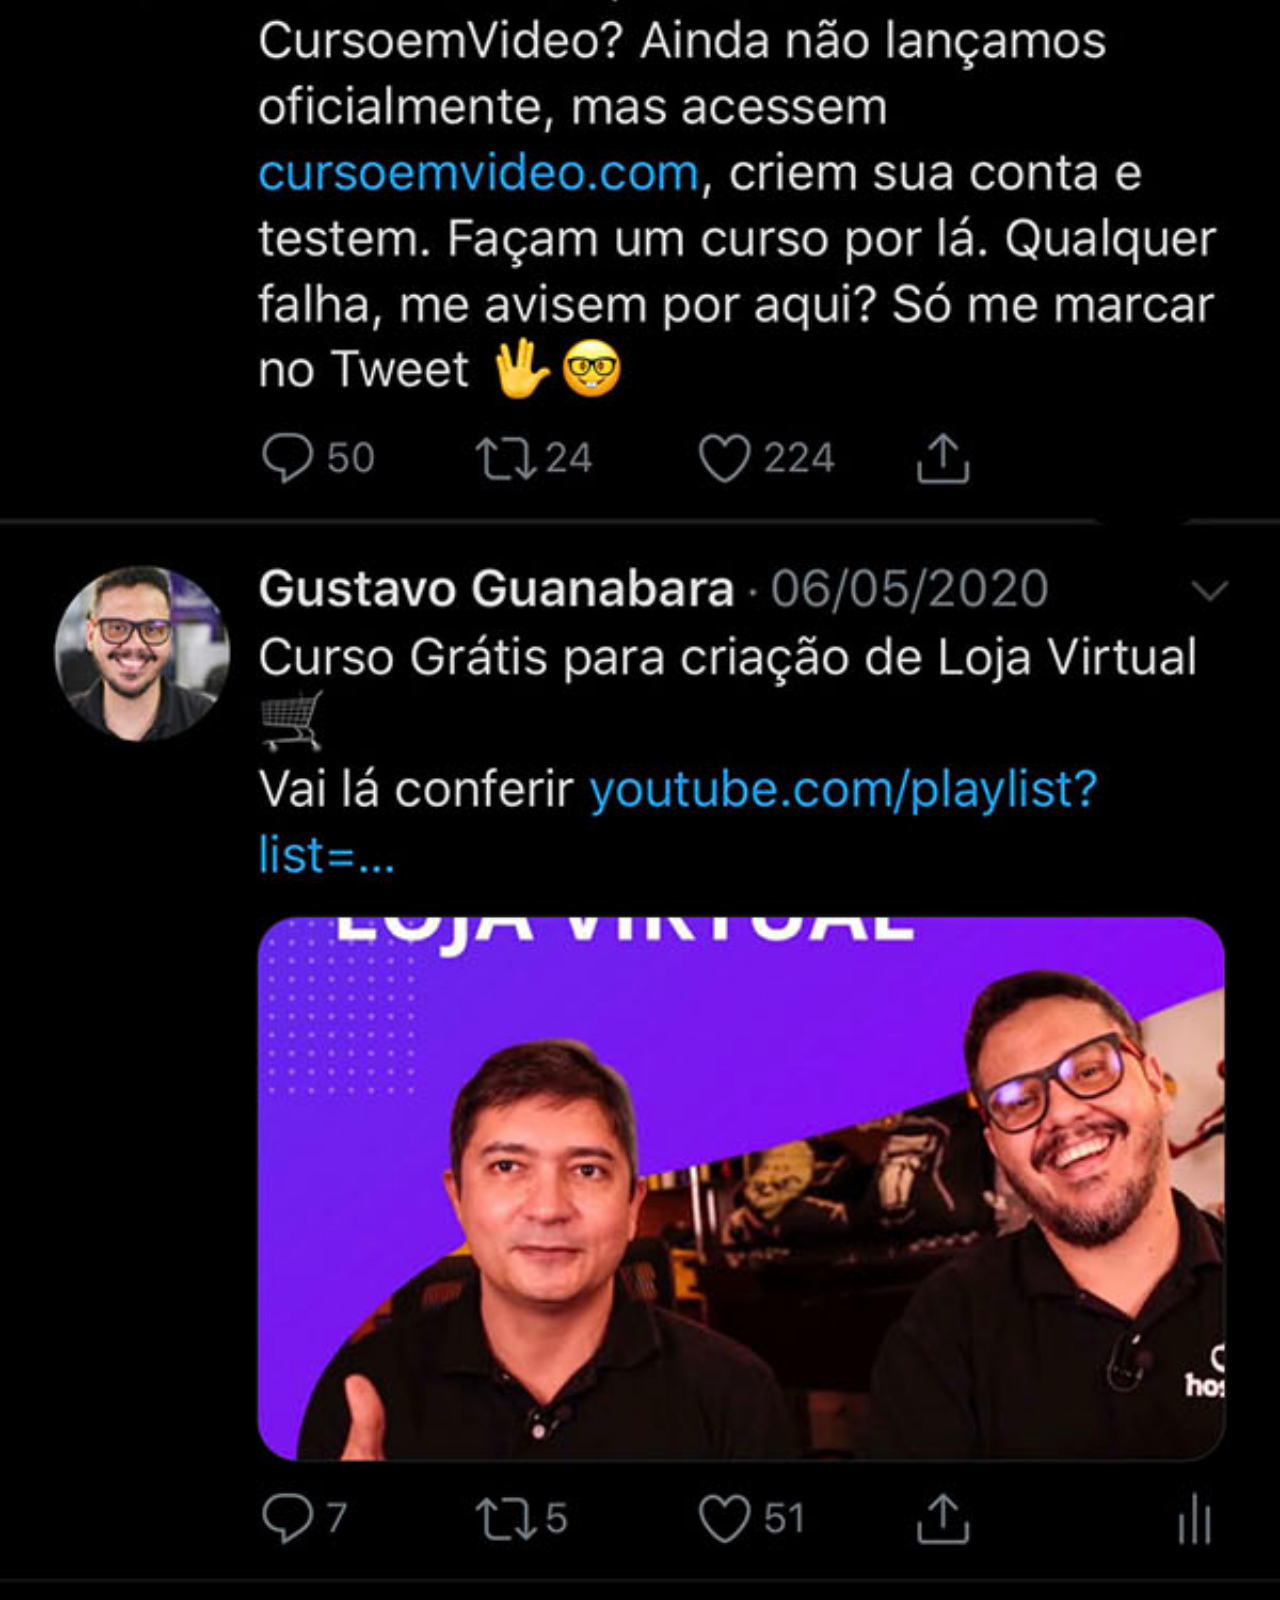
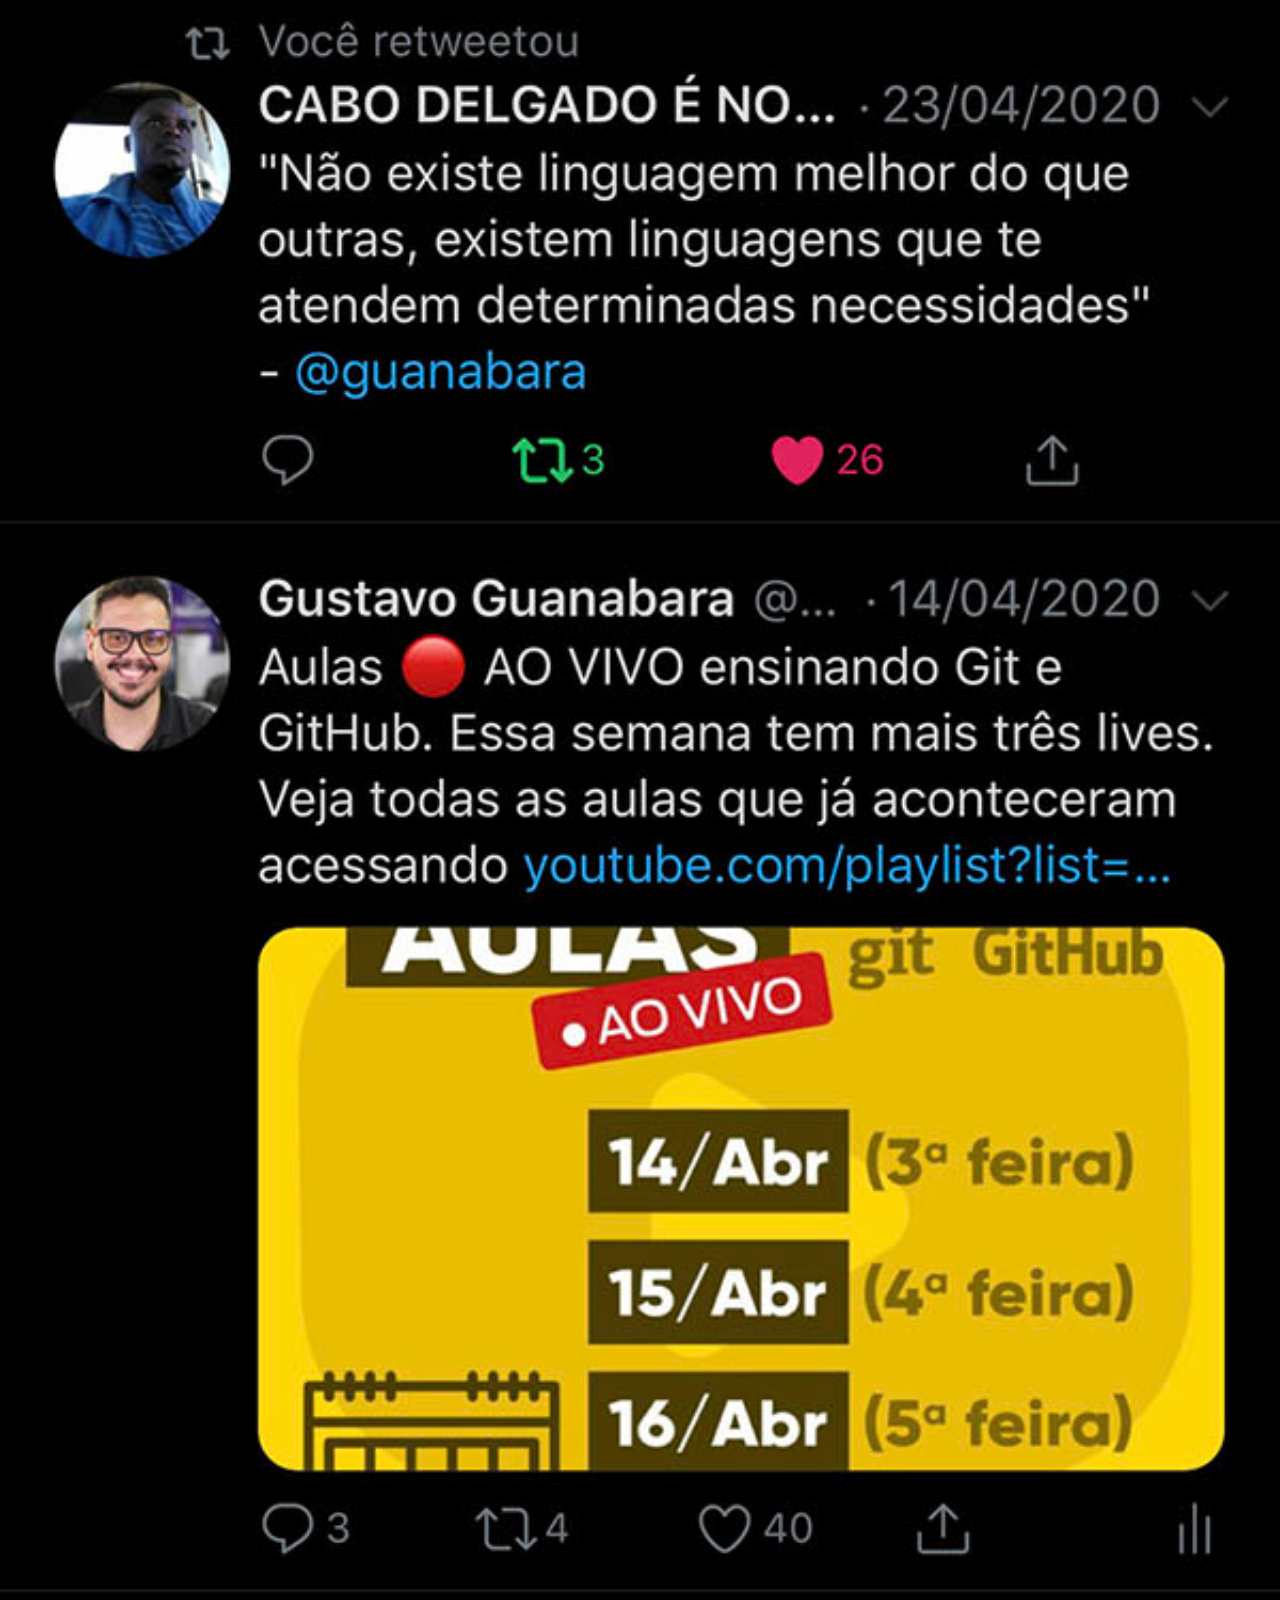
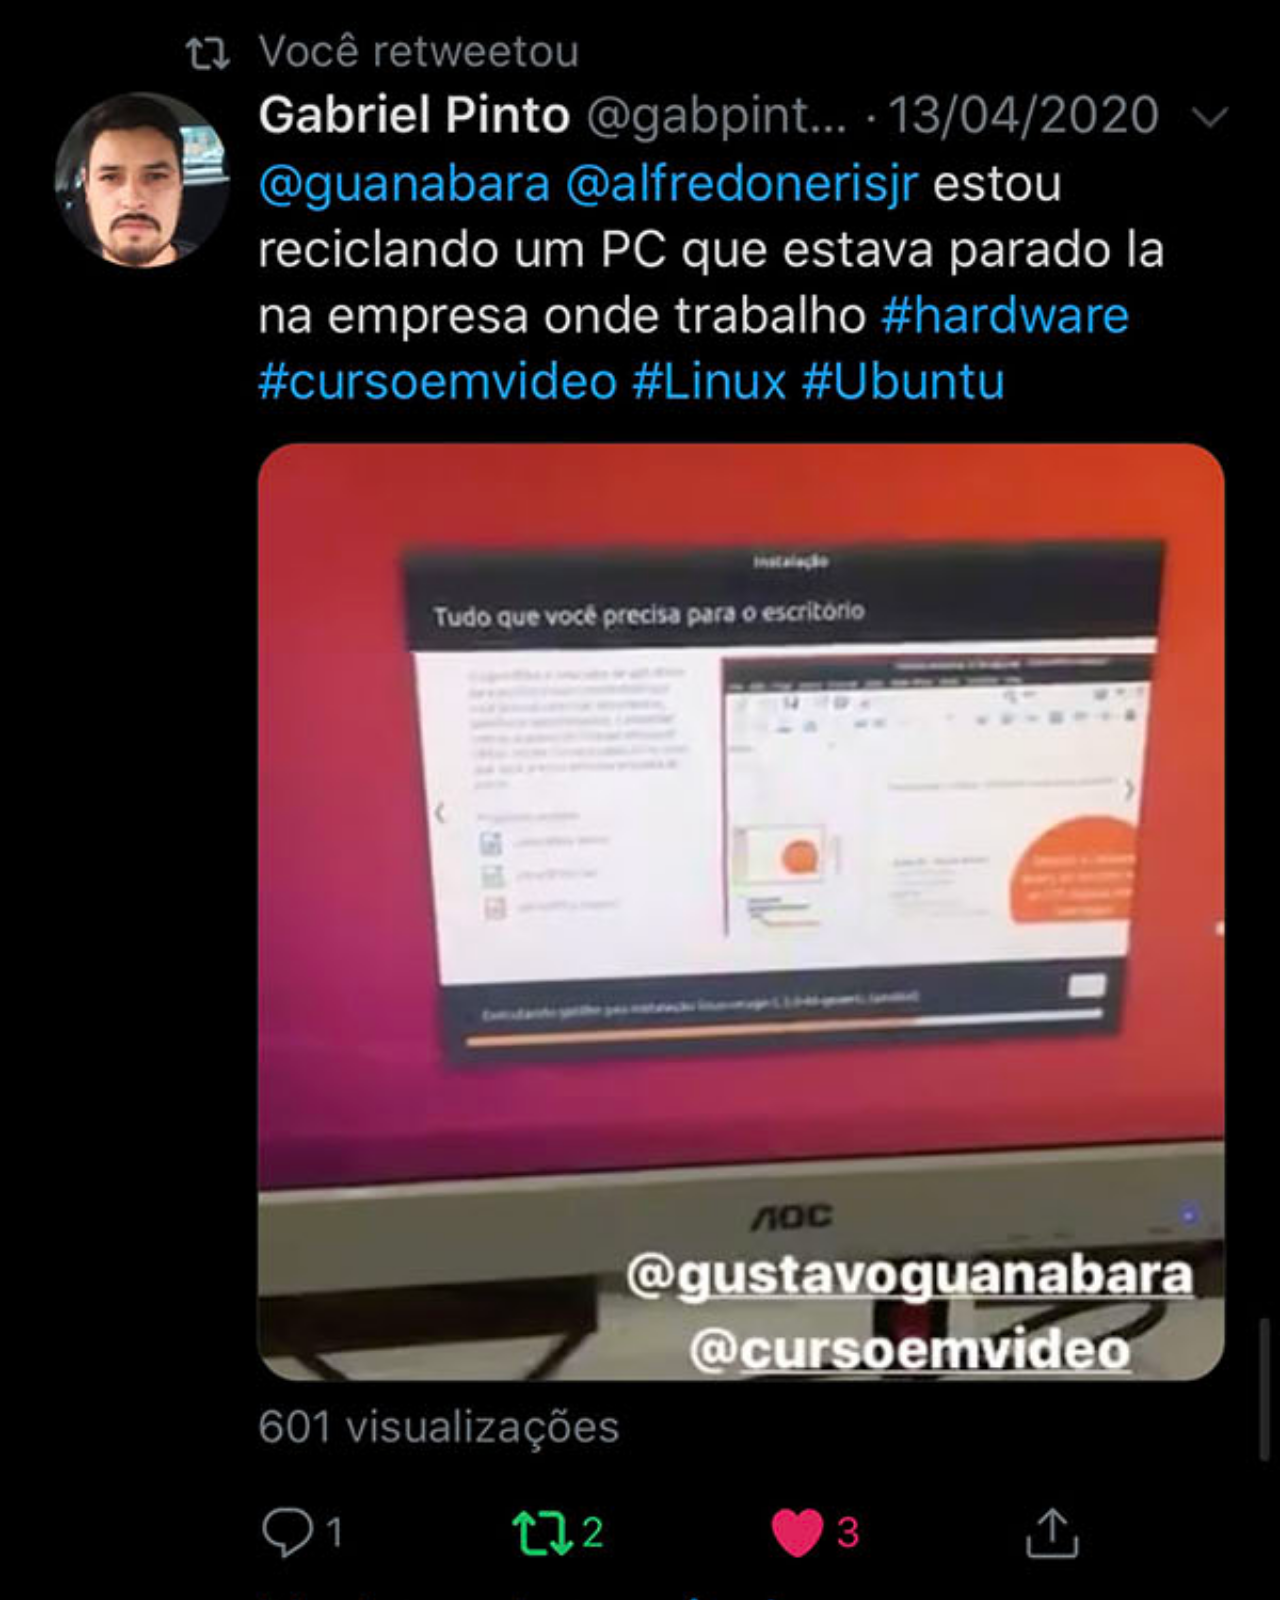
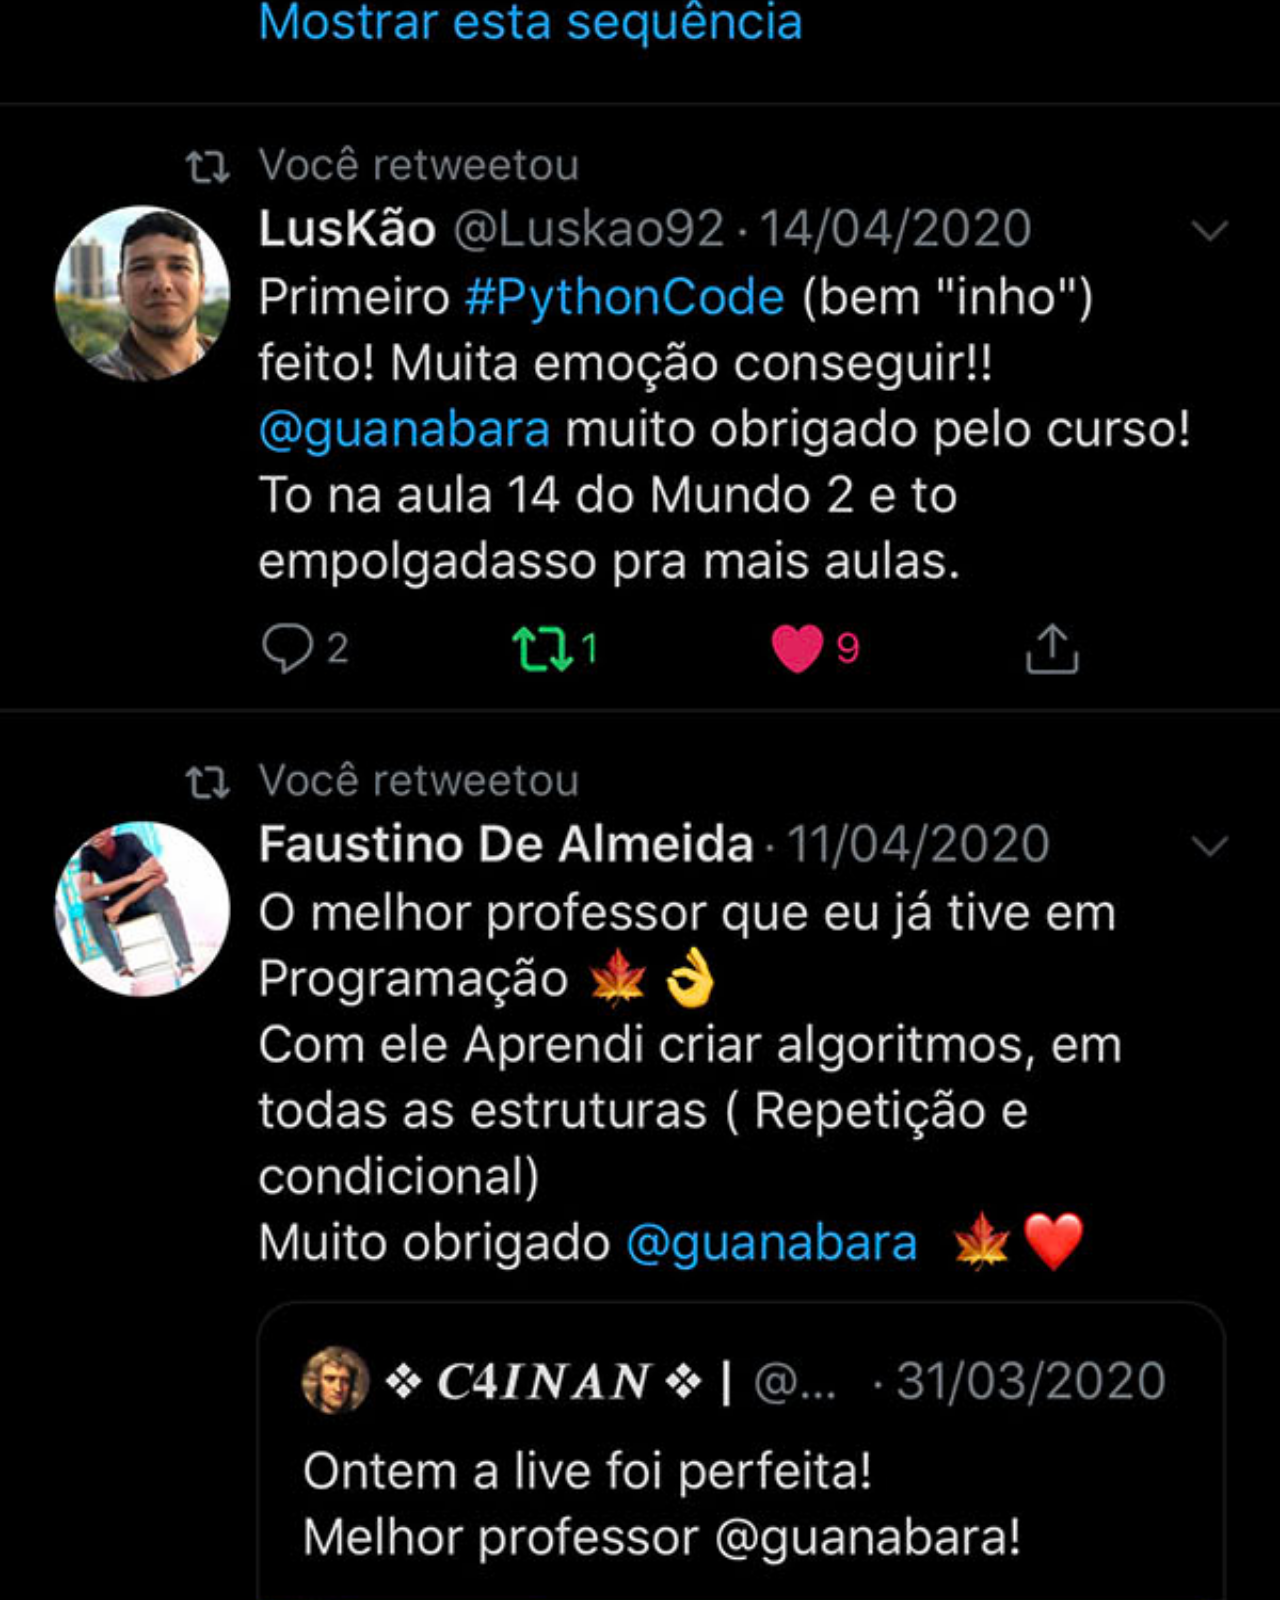
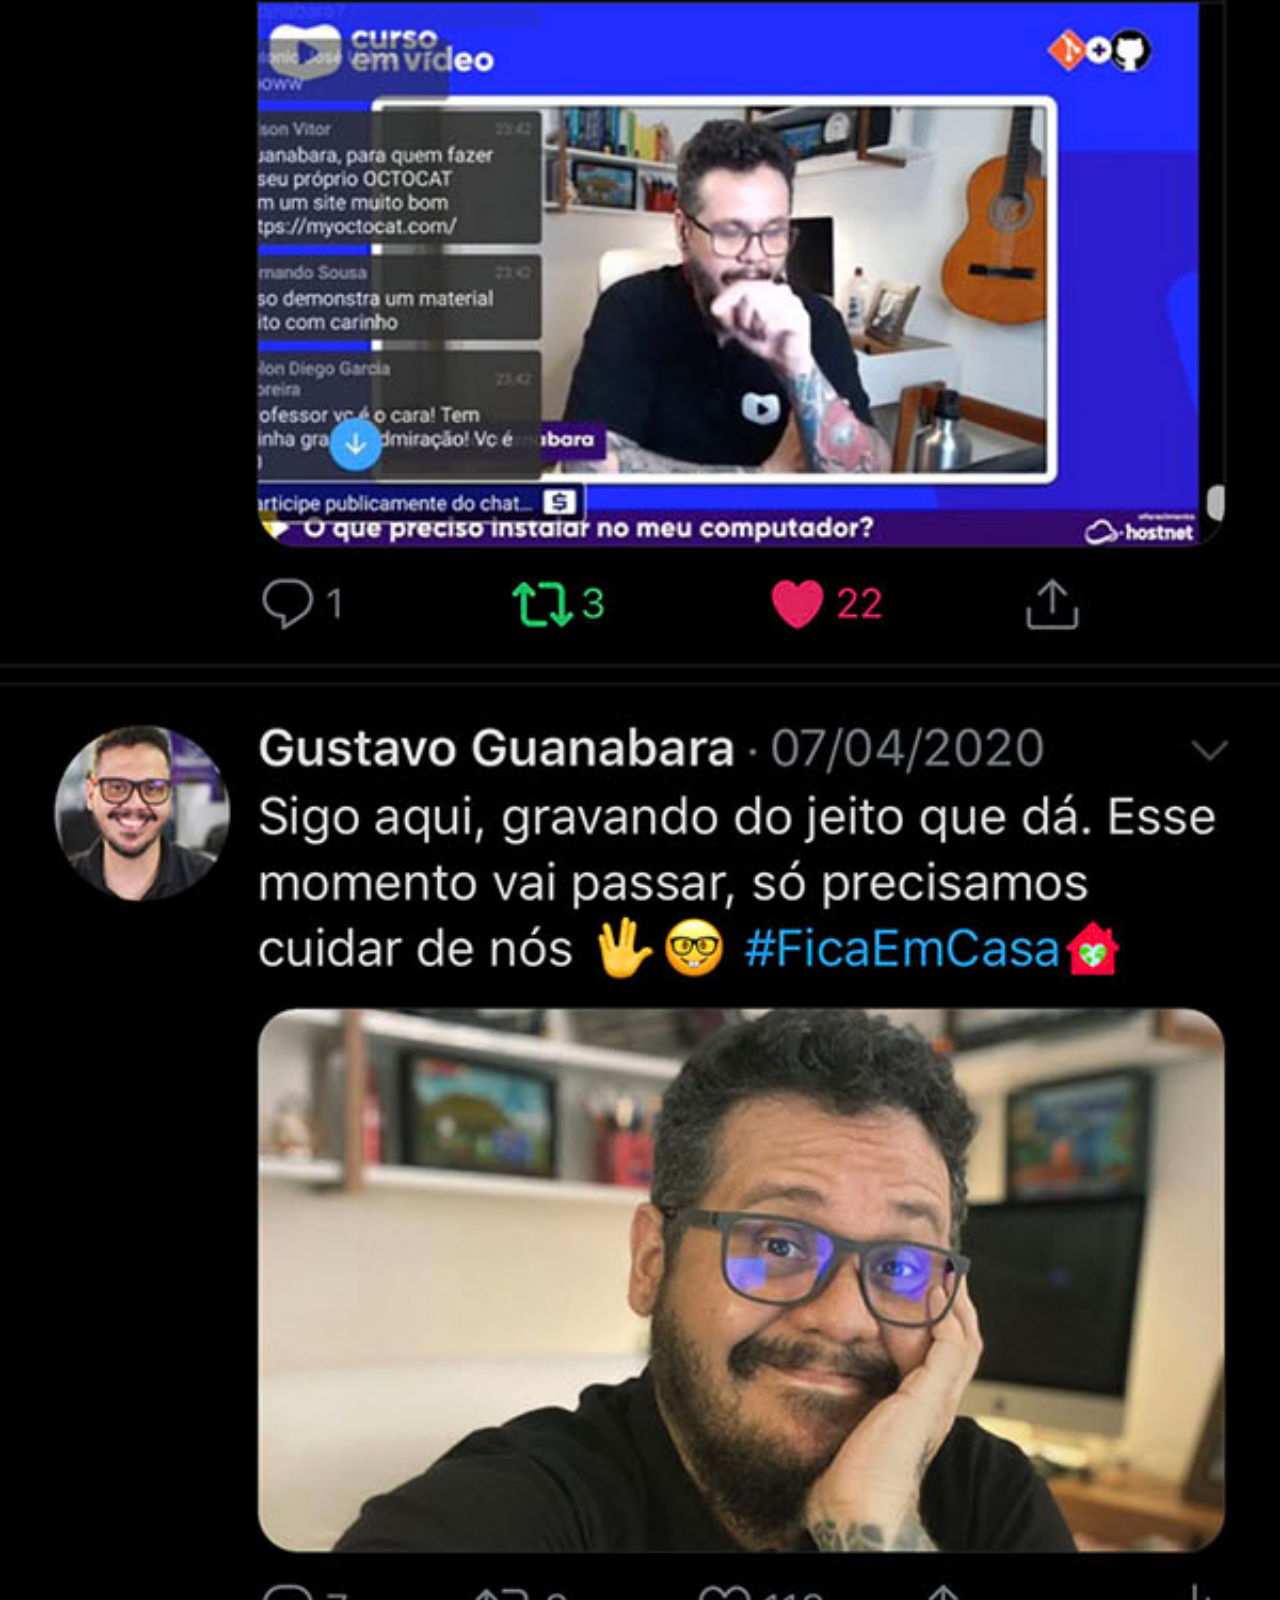
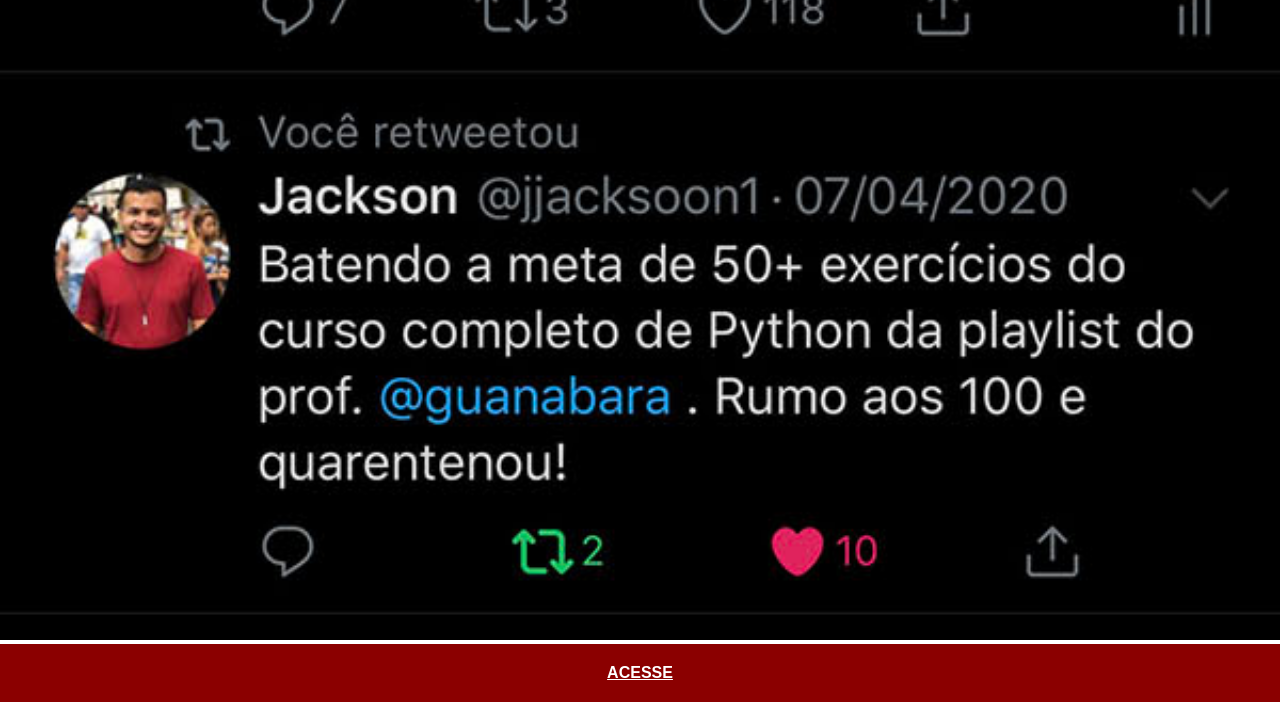
<file: twitter.html>
<!DOCTYPE html>
<html lang="pt-br">
<head>
    <meta charset="UTF-8">
    <meta name="viewport" content="width=device-width, initial-scale=1.0">
    <title>Document</title>
    <link rel="stylesheet" href="estilos/social.css">
</head>
<body>
    <img src="imagens/tela-twitter.jpg" alt="twitter"><a href="" target="_blank">ACESSE</a>
</body>
</html>
</file>
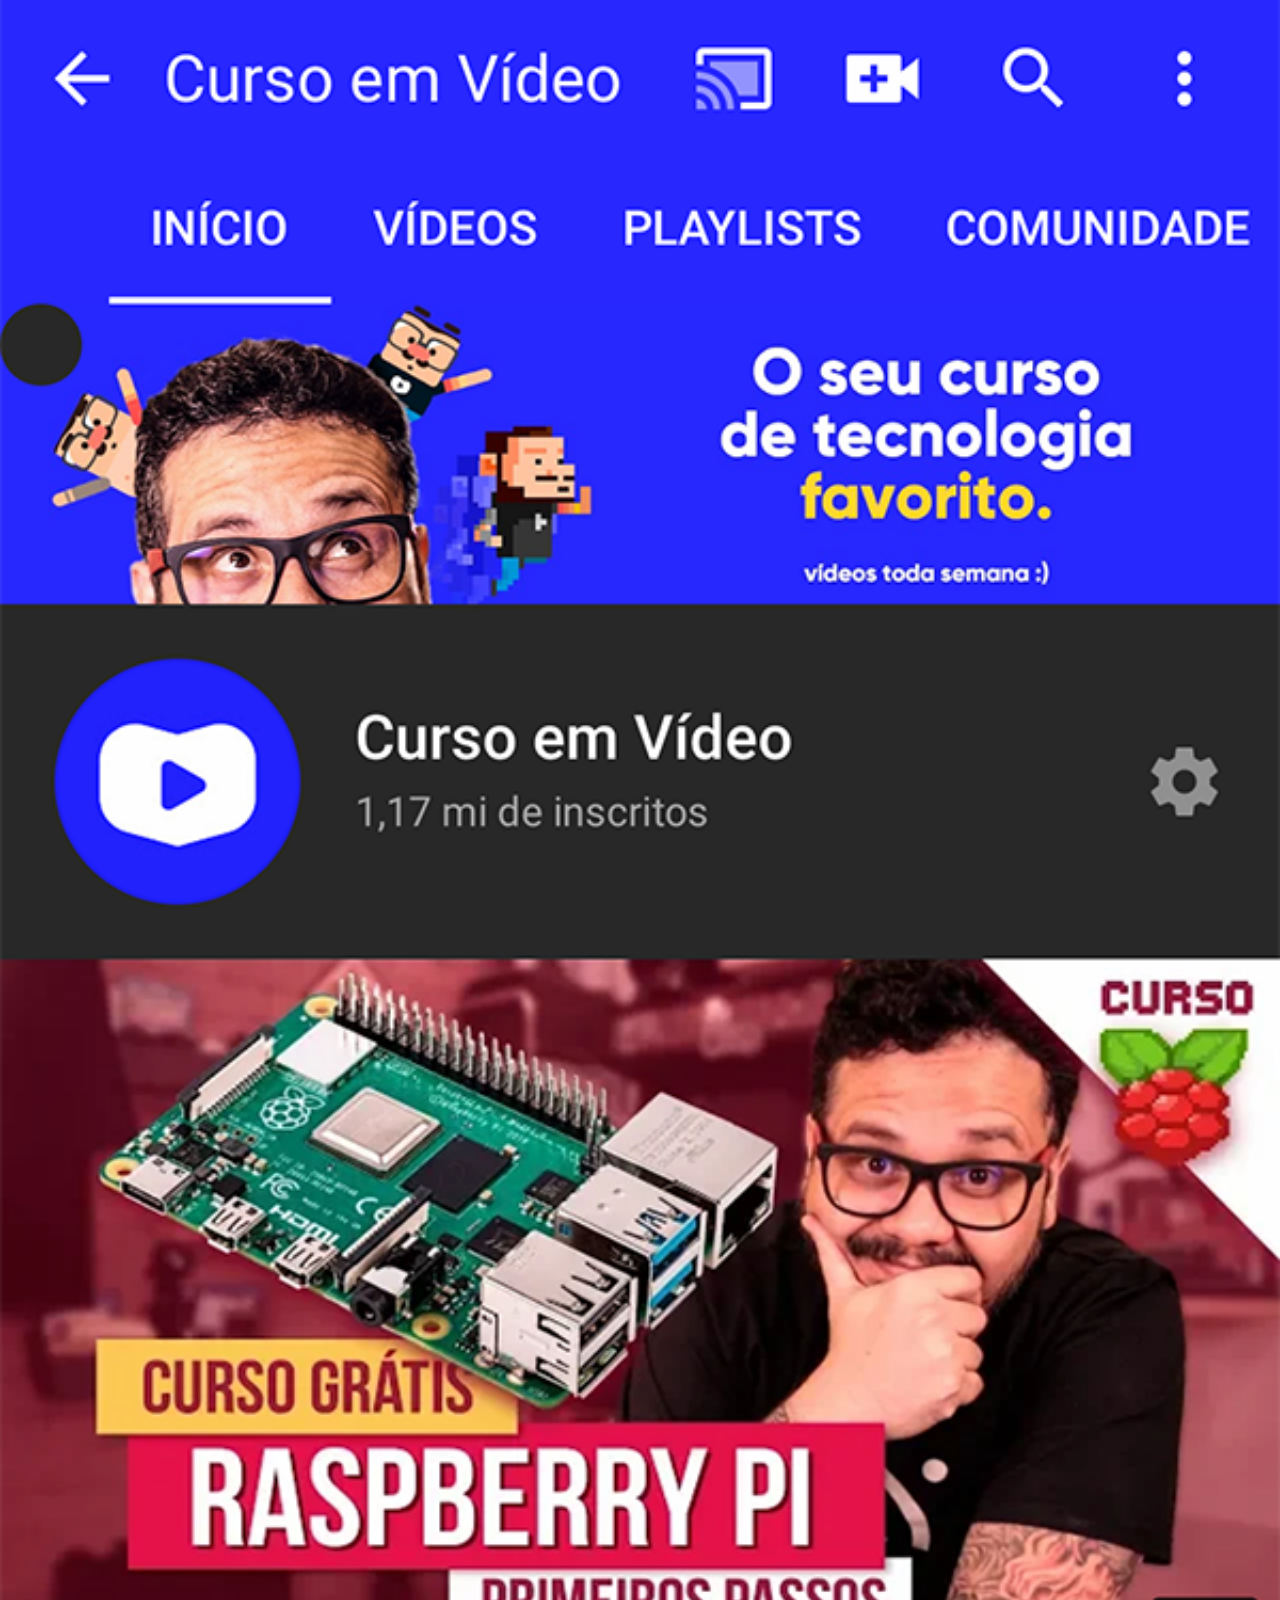
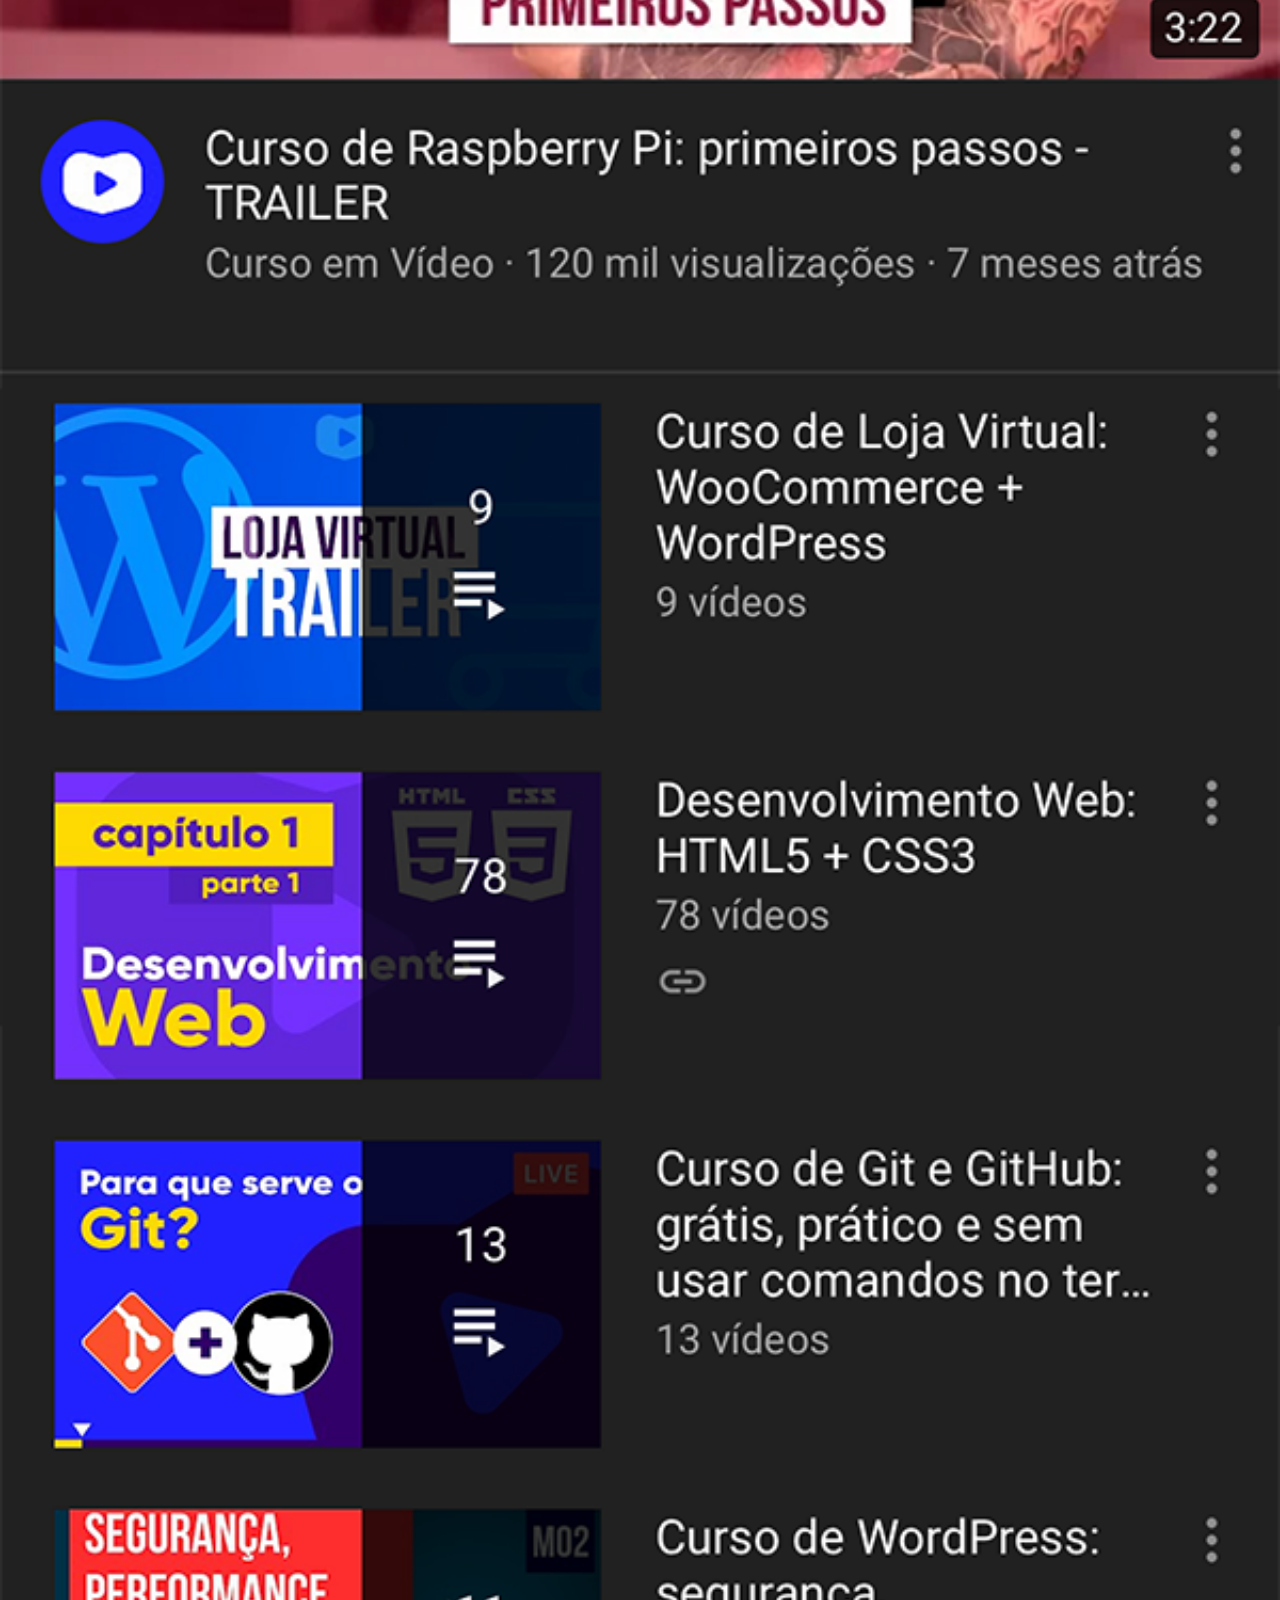
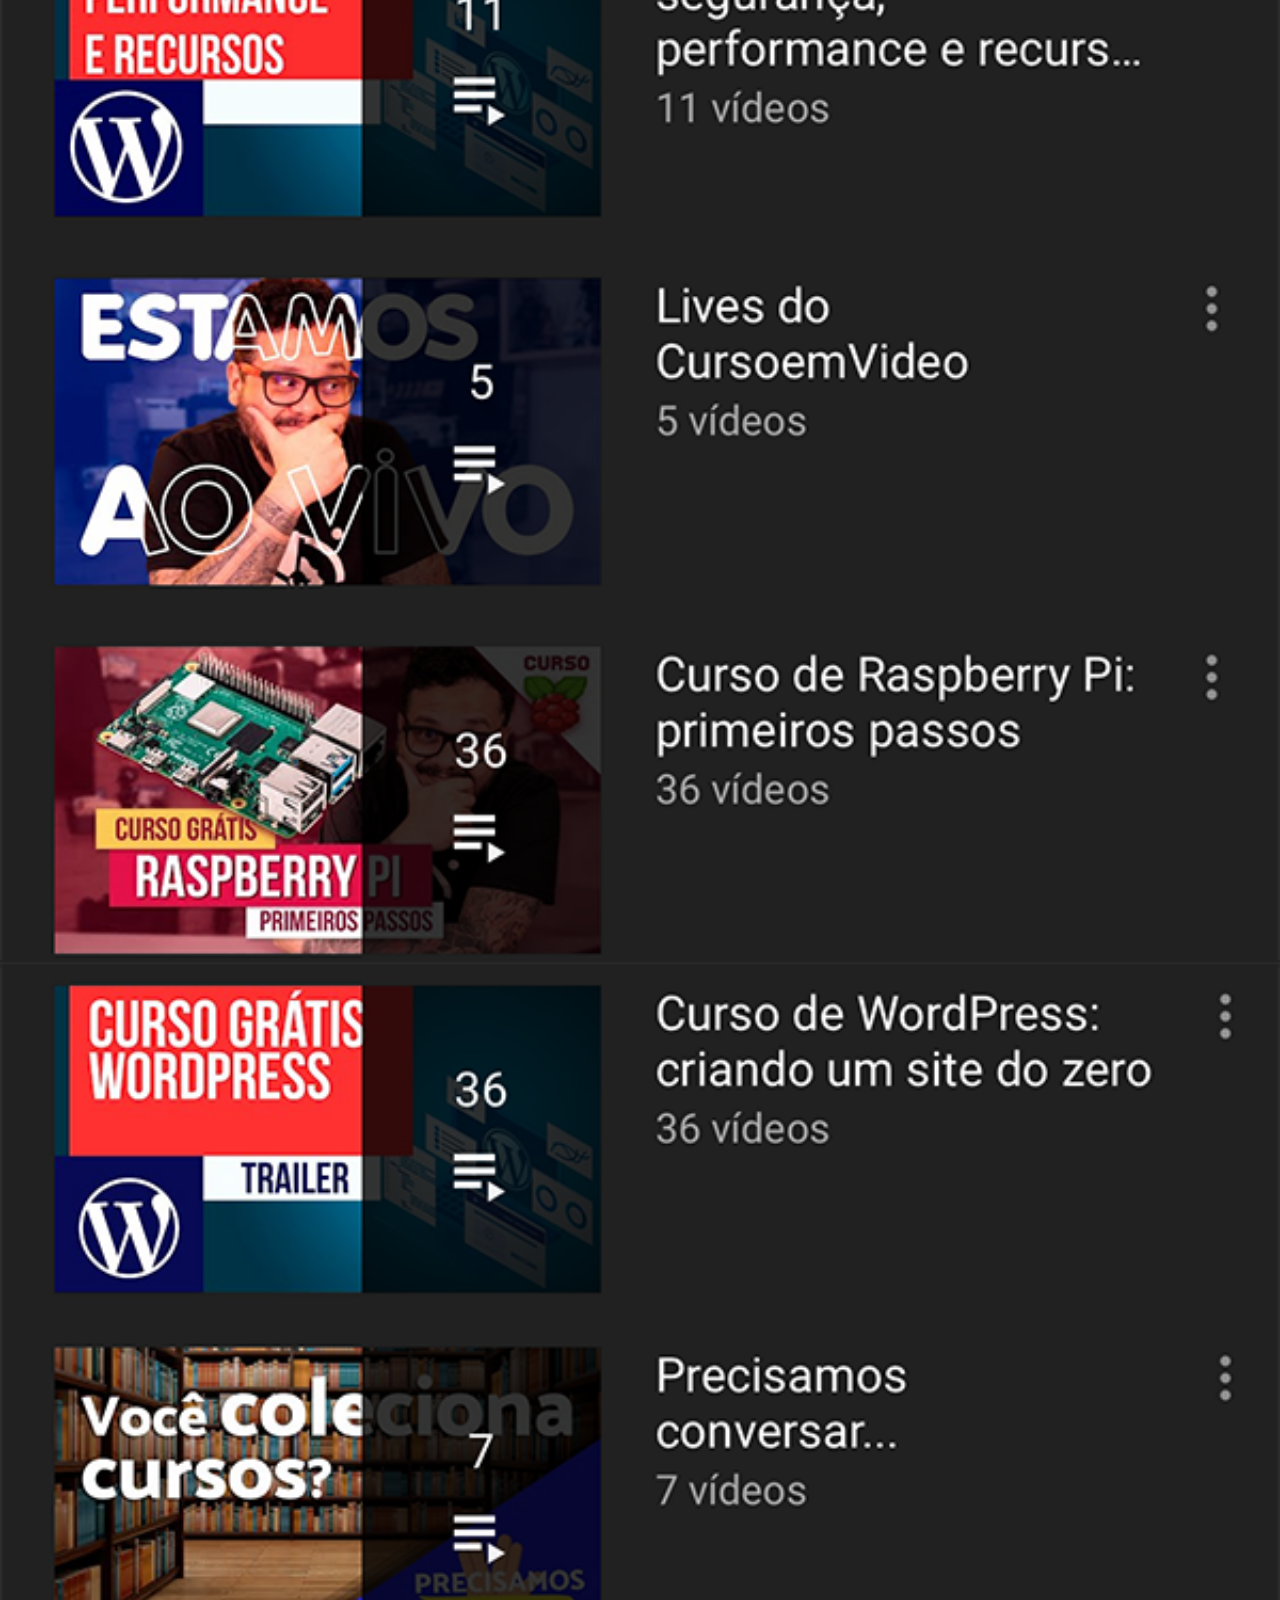
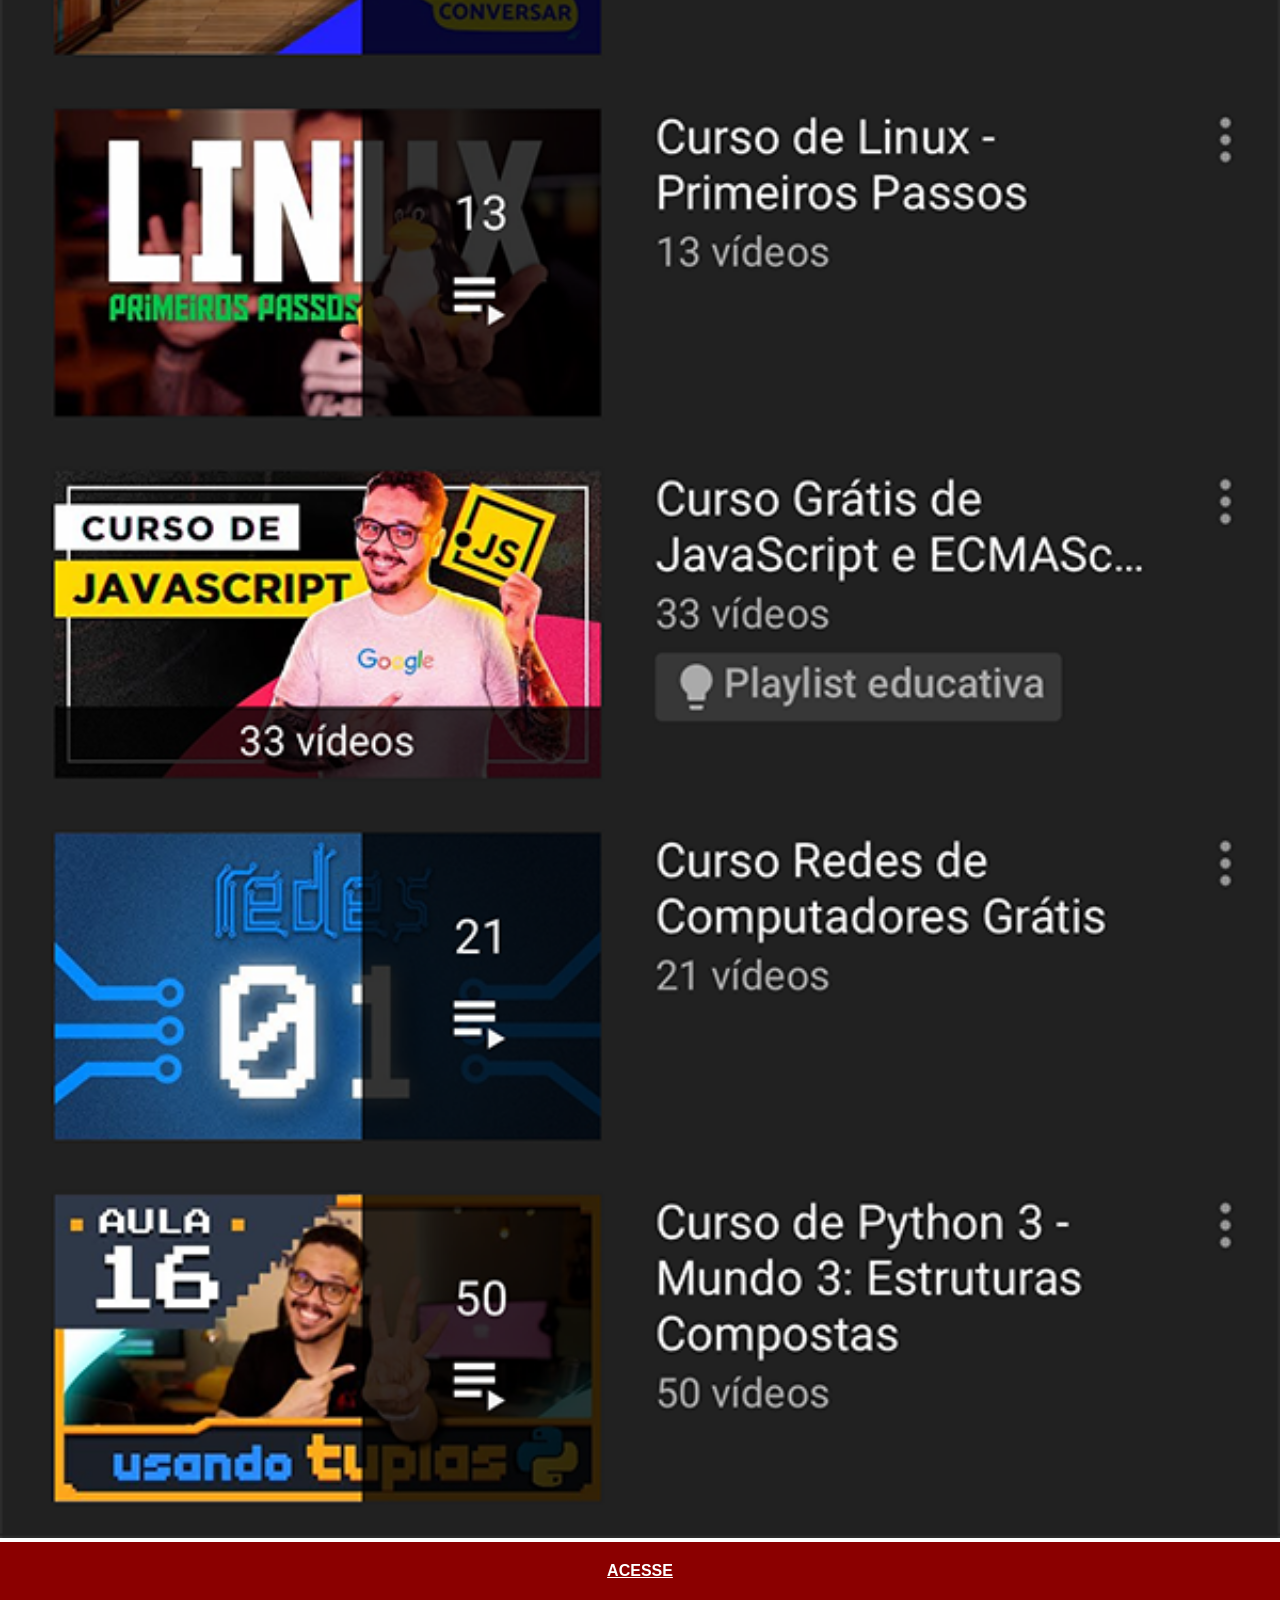
<file: youtube.html>
<!DOCTYPE html>
<html lang="pt-br">
<head>
    <meta charset="UTF-8">
    <meta name="viewport" content="width=device-width, initial-scale=1.0">
    <title>YouTube</title>
    <link rel="stylesheet" href="estilos/social.css">
</head>
<body>
    <img src="imagens/tela-youtube.png" alt="YouTube"><a href="https://www.youtube.com/@cursoemvideo/playlists?view=1&sort=dd&shelf_id=4" target="_blank">ACESSE</a>
</body>
</html>
</file>
<file: estilos/style.css>
@charset "UTF-8";

* {
    margin: 0px;
    padding: 0px;
    font-family: Arial, Helvetica, sans-serif;

}

html, body {
    height: 100vh;
    width: 100vw;
    background-color: black;
}

body {
    background: url("../imagens/fundo-madeira.jpg") no-repeat top center;
    background-size: cover;
    background-attachment: fixed;
}

main {
     position: relative;
    height: 100vh;
    
}

section#telefone {
    position: absolute;
    top: 50%;
    left: 50%;
    transform: translate(-50%, -50%);

    height: 627px;
    width: 311px;
   
    background: url('../imagens/frame-iphone.png') no-repeat;
}

iframe#tela {
    position: relative;
    top: 80px;
    left: 22px;
    width: 267px;
    height: 471px;
}

section#redes-sociais {
    text-align: right;

}

section#redes-sociais img {
    width: 50px;
    margin: 10px;
    border-radius: 50%;
    box-shadow: 2px 2px 5px rgba(0, 0, 0, 0.405);
    box-sizing: border-box;
    
}

section#redes-sociais img:hover{
    border: 2px solid rgba(255, 255, 255, 0.604);
    transform: translate(-3px, -3px);
    box-shadow: 5px 5px 10px rgba(0, 0, 0, 0.601);
    transition: .3s, border 1s;
}
</file>
<file: estilos/social.css>
@charset "UTF-8";

 *{
            margin: 0px;
            padding: 0px;
            font-family: Arial, Helvetica, sans-serif;
        }

        ::-webkit-scrollbar{
            width: 0px;
            height: 0px;
        }

        img {
            width: 100vw;

        }
        a {
            display: block;
            background-color: darkred;
            color: white;
            padding: 20px;
            text-align: center;
            font-weight: bolder;
            text-decoration: nome;

        }

        a:hover{
            background-color: red;
        }
</file>
